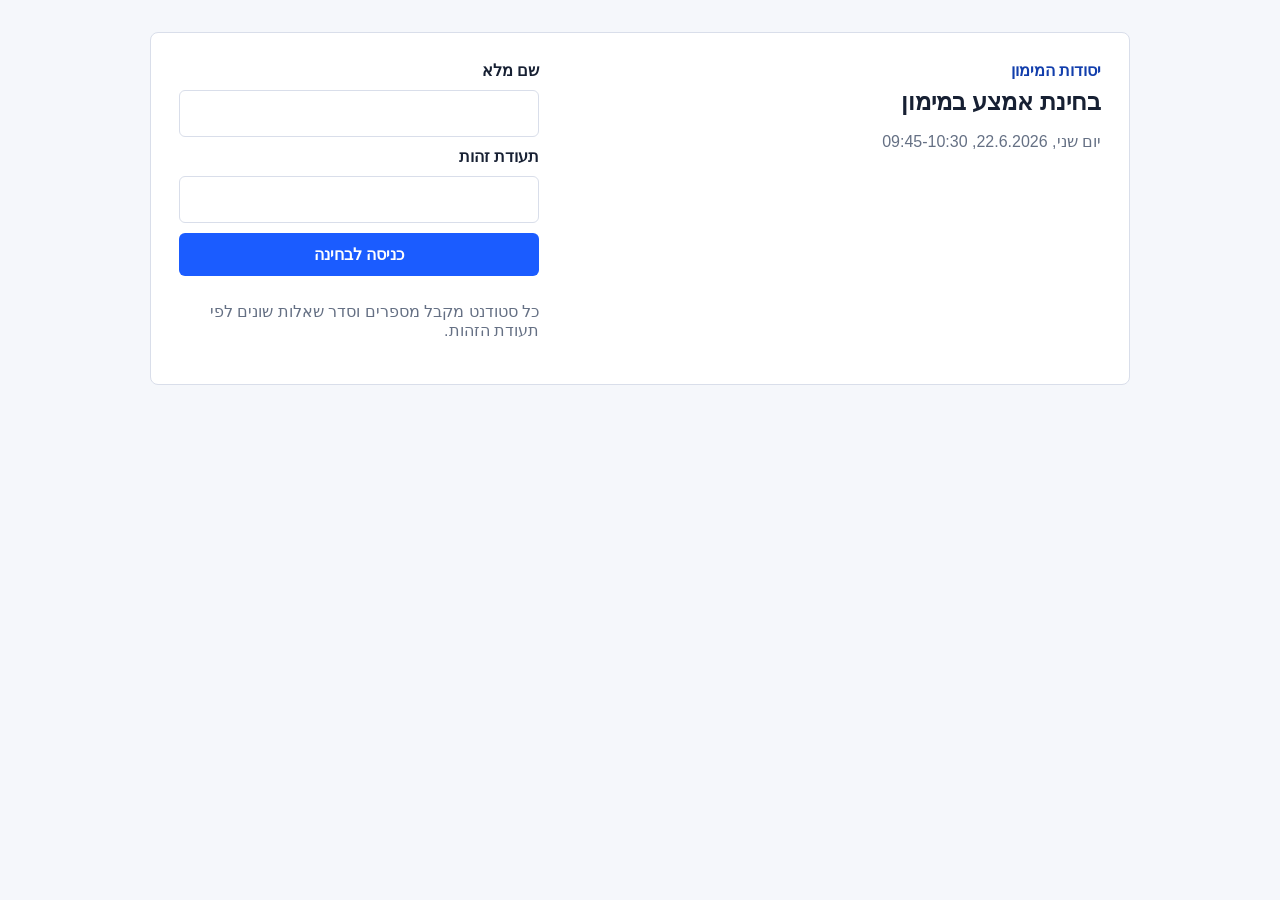
<file: index.html>
<!doctype html>
<html lang="he" dir="rtl">
<head>
  <meta charset="utf-8">
  <meta name="viewport" content="width=device-width, initial-scale=1">
  <title>בחינת אמצע במימון</title>
  <link rel="stylesheet" href="styles.css">
</head>
<body>
  <main class="shell">
    <section class="intro" id="intro">
      <div>
        <p class="eyebrow">יסודות המימון</p>
        <h1>בחינת אמצע במימון</h1>
        <p class="meta">22.6.2026, 09:45-10:30</p>
      </div>
      <form class="login" id="loginForm">
        <label for="studentName">שם מלא</label>
        <input id="studentName" name="studentName" autocomplete="off" required>

        <label for="studentId">תעודת זהות</label>
        <input id="studentId" name="studentId" inputmode="numeric" autocomplete="off" maxlength="10" required>

        <button type="submit">כניסה לבחינה</button>
        <p class="hint">כל סטודנט מקבל מספרים וסדר שאלות שונים לפי תעודת הזהות.</p>
      </form>
    </section>

    <section class="exam hidden" id="exam">
      <header class="examHeader">
        <div>
          <p class="eyebrow" id="courseName">בחינת אמצע במימון</p>
          <h2 id="studentTitle"></h2>
        </div>
        <div class="timer" id="timer">--:--</div>
      </header>
      <div class="notice" id="notice"></div>
      <form id="examForm" class="questions"></form>
      <div class="actions">
        <button type="button" id="submitExam">הגשת הבחינה</button>
      </div>
    </section>

    <section class="result hidden" id="result">
      <h2>הבחינה הוגשה</h2>
      <p id="resultText"></p>
      <button type="button" id="downloadReceipt">הורדת אישור הגשה</button>
    </section>
  </main>
  <script src="config.js"></script>
  <script src="app.js"></script>
</body>
</html>
</file>
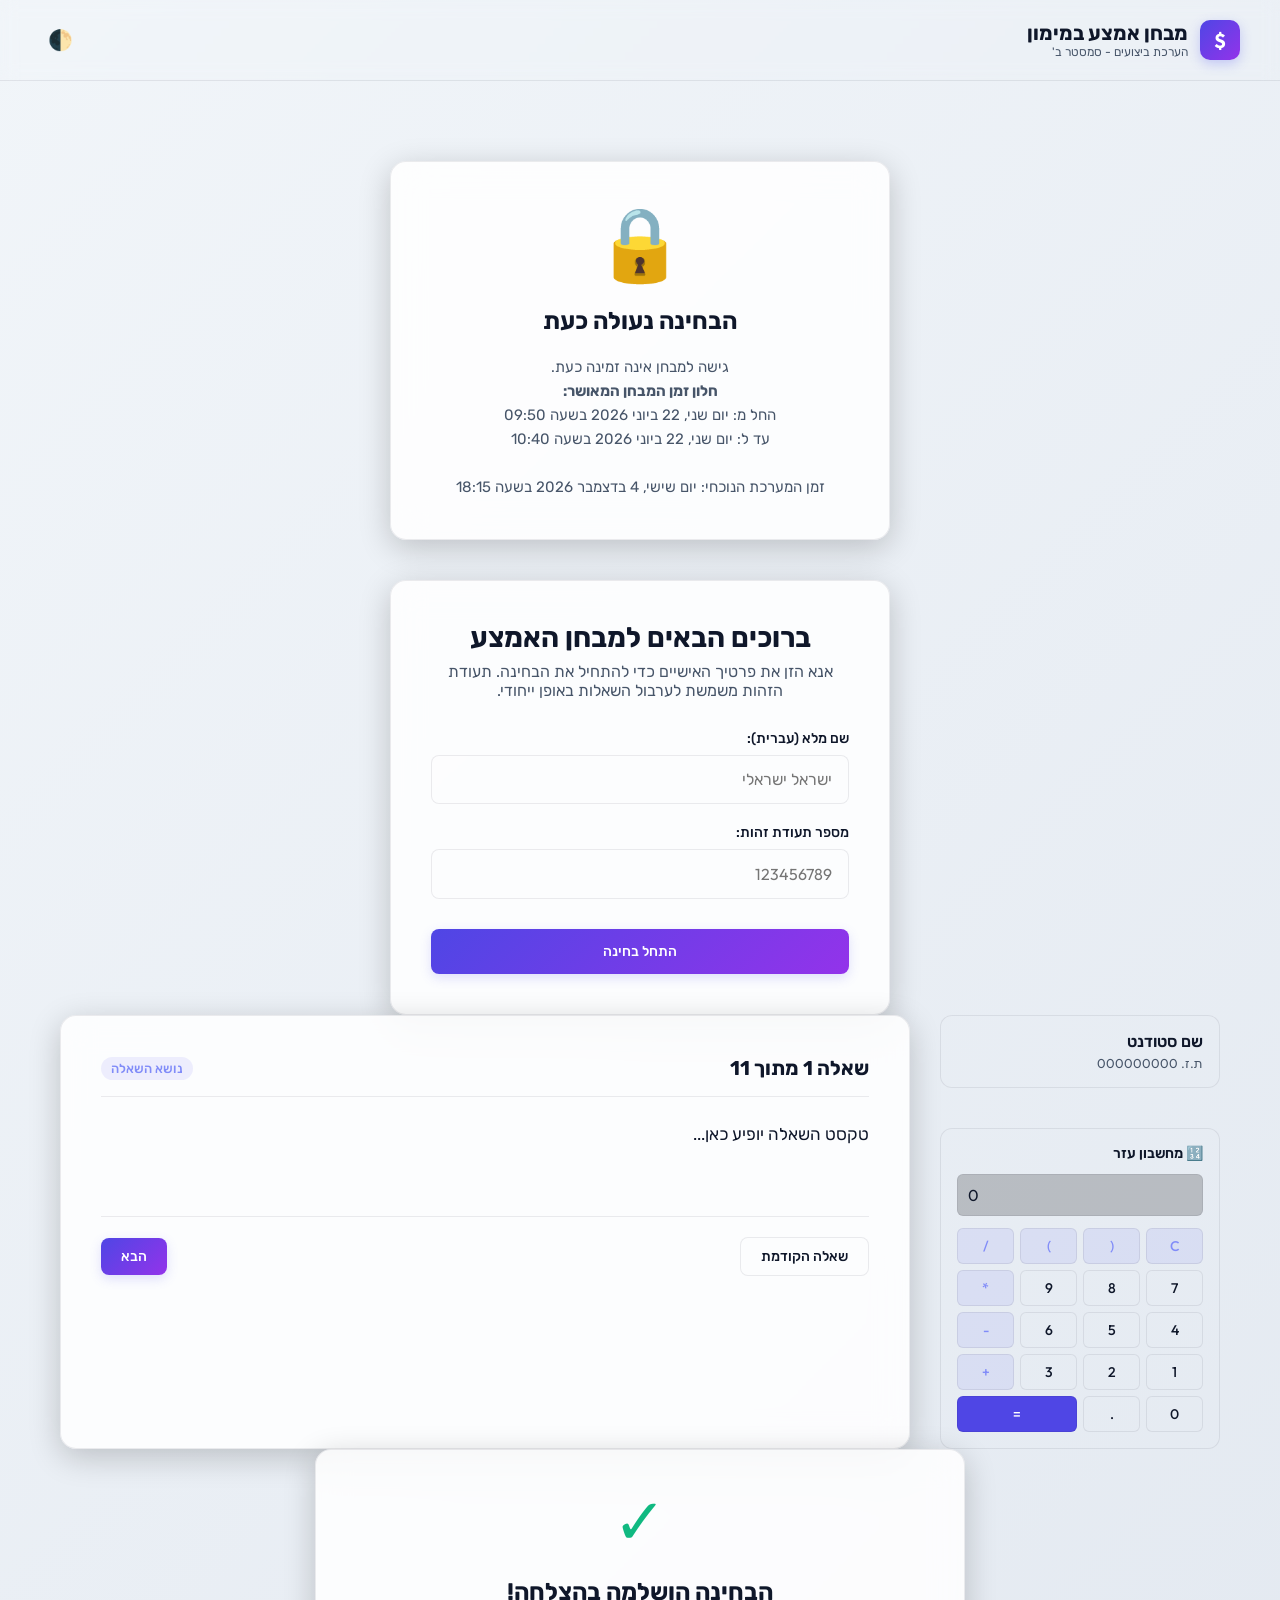
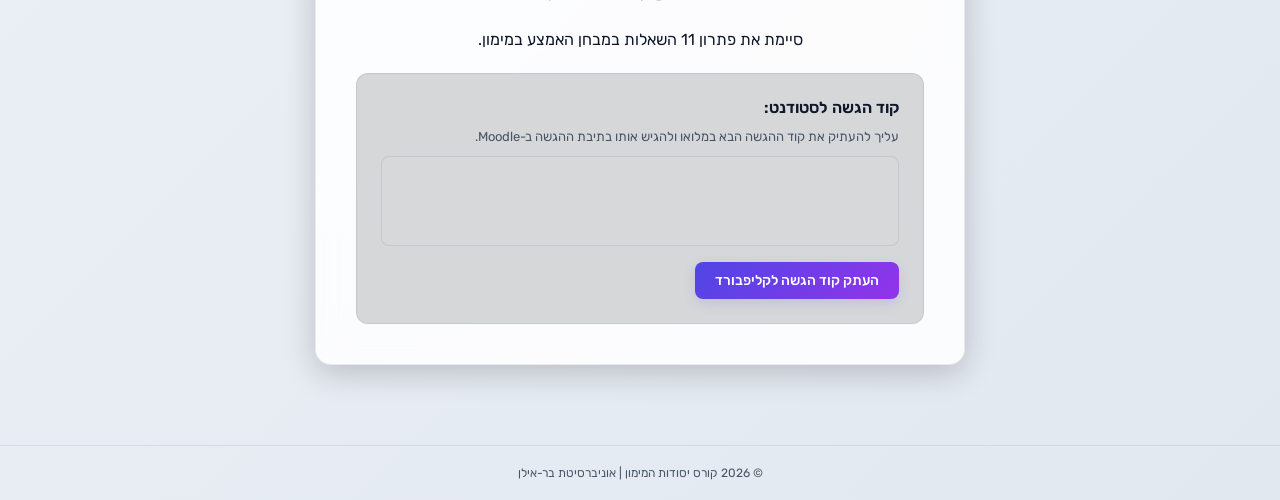
<file: finance-course-materials/index.html>
<!DOCTYPE html>
<html lang="he" dir="rtl">
<head>
    <meta charset="UTF-8">
    <meta name="viewport" content="width=device-width, initial-scale=1.0">
    <title>מבחן אמצע במימון - יסודות המימון</title>
    <!-- Google Fonts -->
    <link rel="preconnect" href="https://fonts.googleapis.com">
    <link rel="preconnect" href="https://fonts.gstatic.com" crossorigin>
    <link href="https://fonts.googleapis.com/css2?family=Outfit:wght@300;400;600;700&family=Rubik:wght@300;400;500;700&display=swap" rel="stylesheet">
    <style>
        :root {
            --bg-gradient: linear-gradient(135deg, #0f172a 0%, #1e1b4b 100%);
            --panel-bg: rgba(30, 41, 59, 0.7);
            --panel-border: rgba(255, 255, 255, 0.08);
            --text-primary: #f8fafc;
            --text-secondary: #94a3b8;
            --accent-primary: #6366f1;
            --accent-secondary: #a855f7;
            --success: #10b981;
            --danger: #ef4444;
            --warning: #f59e0b;
            --font-main: 'Rubik', sans-serif;
            --font-num: 'Outfit', sans-serif;
            --card-radius: 16px;
            --transition: all 0.3s cubic-bezier(0.4, 0, 0.2, 1);
        }

        body.light-theme {
            --bg-gradient: linear-gradient(135deg, #f1f5f9 0%, #e2e8f0 100%);
            --panel-bg: rgba(255, 255, 255, 0.85);
            --panel-border: rgba(15, 23, 42, 0.08);
            --text-primary: #0f172a;
            --text-secondary: #475569;
            --accent-primary: #4f46e5;
            --accent-secondary: #9333ea;
        }

        * {
            box-sizing: border-box;
            margin: 0;
            padding: 0;
        }

        body {
            font-family: var(--font-main);
            background: var(--bg-gradient);
            color: var(--text-primary);
            min-height: 100vh;
            display: flex;
            flex-direction: column;
            overflow-x: hidden;
            transition: background 0.5s ease;
        }

        header {
            padding: 20px 40px;
            display: flex;
            justify-content: space-between;
            align-items: center;
            border-bottom: 1px solid var(--panel-border);
            backdrop-filter: blur(8px);
            z-index: 10;
        }

        .logo-section {
            display: flex;
            align-items: center;
            gap: 12px;
        }

        .logo-icon {
            width: 40px;
            height: 40px;
            background: linear-gradient(135deg, var(--accent-primary), var(--accent-secondary));
            border-radius: 10px;
            display: flex;
            align-items: center;
            justify-content: center;
            font-family: var(--font-num);
            font-weight: 700;
            color: white;
            font-size: 20px;
            box-shadow: 0 4px 12px rgba(99, 102, 241, 0.3);
        }

        .logo-title h1 {
            font-size: 20px;
            font-weight: 700;
        }

        .logo-title p {
            font-size: 12px;
            color: var(--text-secondary);
        }

        .nav-controls {
            display: flex;
            align-items: center;
            gap: 16px;
        }

        .btn {
            padding: 10px 20px;
            border-radius: 8px;
            font-family: var(--font-main);
            font-weight: 500;
            cursor: pointer;
            transition: var(--transition);
            border: none;
            display: inline-flex;
            align-items: center;
            justify-content: center;
            gap: 8px;
            font-size: 14px;
        }

        .btn-primary {
            background: linear-gradient(135deg, var(--accent-primary), var(--accent-secondary));
            color: white;
            box-shadow: 0 4px 12px rgba(99, 102, 241, 0.2);
        }

        .btn-primary:hover {
            transform: translateY(-2px);
            box-shadow: 0 6px 16px rgba(99, 102, 241, 0.35);
        }

        .btn-secondary {
            background: rgba(255, 255, 255, 0.05);
            border: 1px solid var(--panel-border);
            color: var(--text-primary);
        }

        .btn-secondary:hover {
            background: rgba(255, 255, 255, 0.1);
            transform: translateY(-1px);
        }

        .theme-toggle {
            background: none;
            border: none;
            cursor: pointer;
            color: var(--text-primary);
            font-size: 20px;
            display: flex;
            align-items: center;
            justify-content: center;
            padding: 8px;
            border-radius: 50%;
            transition: var(--transition);
        }

        .theme-toggle:hover {
            background: rgba(255, 255, 255, 0.05);
        }

        main {
            flex: 1;
            padding: 40px 20px;
            max-width: 1200px;
            width: 100%;
            margin: 0 auto;
            display: flex;
            flex-direction: column;
            justify-content: center;
        }

        .glass-panel {
            background: var(--panel-bg);
            border: 1px solid var(--panel-border);
            border-radius: var(--card-radius);
            box-shadow: 0 8px 32px 0 rgba(0, 0, 0, 0.2);
            backdrop-filter: blur(16px);
            padding: 40px;
            width: 100%;
            transition: var(--transition);
        }

        .login-container {
            max-width: 500px;
            margin: 0 auto;
            text-align: center;
        }

        .login-container h2 {
            font-size: 28px;
            margin-bottom: 8px;
            font-weight: 700;
        }

        .login-container p {
            color: var(--text-secondary);
            margin-bottom: 30px;
        }

        .form-group {
            margin-bottom: 20px;
            text-align: right;
        }

        .form-group label {
            display: block;
            margin-bottom: 8px;
            font-weight: 500;
            font-size: 14px;
            color: var(--text-primary);
        }

        .form-input {
            width: 100%;
            padding: 14px 16px;
            border-radius: 8px;
            background: rgba(255, 255, 255, 0.03);
            border: 1px solid var(--panel-border);
            color: var(--text-primary);
            font-family: var(--font-main);
            font-size: 16px;
            transition: var(--transition);
        }

        .form-input:focus {
            outline: none;
            border-color: var(--accent-primary);
            background: rgba(255, 255, 255, 0.06);
            box-shadow: 0 0 0 3px rgba(99, 102, 241, 0.15);
        }

        .exam-layout {
            display: grid;
            grid-template-columns: 280px 1fr;
            gap: 30px;
        }

        @media (max-width: 900px) {
            .exam-layout {
                grid-template-columns: 1fr;
            }
        }

        .sidebar-nav {
            display: flex;
            flex-direction: column;
            gap: 20px;
        }

        .student-info-box {
            padding: 16px;
            background: rgba(255, 255, 255, 0.03);
            border: 1px solid var(--panel-border);
            border-radius: 12px;
        }

        .student-info-box h3 {
            font-size: 16px;
            font-weight: 600;
            margin-bottom: 4px;
        }

        .student-info-box p {
            font-size: 13px;
            color: var(--text-secondary);
            font-family: var(--font-num);
        }

        .question-grid {
            display: grid;
            grid-template-columns: repeat(4, 1fr);
            gap: 8px;
        }

        .q-nav-btn {
            aspect-ratio: 1;
            border-radius: 8px;
            background: rgba(255, 255, 255, 0.03);
            border: 1px solid var(--panel-border);
            color: var(--text-primary);
            font-family: var(--font-num);
            font-weight: 600;
            font-size: 14px;
            cursor: pointer;
            transition: var(--transition);
            display: flex;
            align-items: center;
            justify-content: center;
        }

        .q-nav-btn:hover {
            background: rgba(255, 255, 255, 0.08);
            border-color: var(--text-secondary);
        }

        .q-nav-btn.active {
            background: var(--accent-primary);
            border-color: var(--accent-primary);
            color: white;
            box-shadow: 0 4px 12px rgba(99, 102, 241, 0.2);
        }

        .q-nav-btn.answered {
            background: rgba(99, 102, 241, 0.15);
            border-color: rgba(99, 102, 241, 0.4);
        }

        .calc-widget {
            padding: 16px;
            background: rgba(255, 255, 255, 0.03);
            border: 1px solid var(--panel-border);
            border-radius: 12px;
            display: flex;
            flex-direction: column;
            gap: 12px;
        }

        .calc-widget h4 {
            font-size: 14px;
            font-weight: 600;
            color: var(--text-primary);
            display: flex;
            align-items: center;
            gap: 6px;
        }

        .calc-display {
            background: rgba(0, 0, 0, 0.2);
            border: 1px solid var(--panel-border);
            border-radius: 6px;
            padding: 10px;
            text-align: left;
            font-family: var(--font-num);
            font-size: 16px;
            min-height: 40px;
            word-wrap: break-word;
            display: flex;
            align-items: center;
            justify-content: flex-end;
        }

        .calc-grid {
            display: grid;
            grid-template-columns: repeat(4, 1fr);
            gap: 6px;
        }

        .calc-btn {
            padding: 8px;
            border-radius: 6px;
            border: 1px solid var(--panel-border);
            background: rgba(255, 255, 255, 0.02);
            color: var(--text-primary);
            font-family: var(--font-num);
            font-weight: 500;
            font-size: 14px;
            cursor: pointer;
            transition: var(--transition);
        }

        .calc-btn:hover {
            background: rgba(255, 255, 255, 0.08);
        }

        .calc-btn.op {
            background: rgba(99, 102, 241, 0.1);
            color: #818cf8;
        }

        .calc-btn.eq {
            background: var(--accent-primary);
            color: white;
            grid-column: span 2;
        }

        .question-card {
            display: flex;
            flex-direction: column;
            gap: 24px;
        }

        .q-header {
            display: flex;
            justify-content: space-between;
            align-items: center;
            border-bottom: 1px solid var(--panel-border);
            padding-bottom: 16px;
        }

        .q-title {
            font-size: 20px;
            font-weight: 700;
        }

        .q-topic {
            font-size: 13px;
            padding: 4px 10px;
            border-radius: 12px;
            background: rgba(99, 102, 241, 0.1);
            color: #818cf8;
            font-weight: 500;
        }

        .q-text {
            font-size: 17px;
            line-height: 1.6;
        }

        .q-text code {
            font-family: var(--font-num);
            background: rgba(255, 255, 255, 0.05);
            padding: 2px 6px;
            border-radius: 4px;
            font-size: 90%;
            direction: ltr;
            display: inline-block;
        }

        .options-list {
            display: flex;
            flex-direction: column;
            gap: 12px;
        }

        .option-item {
            display: flex;
            align-items: center;
            padding: 16px;
            border-radius: 10px;
            background: rgba(255, 255, 255, 0.02);
            border: 1px solid var(--panel-border);
            cursor: pointer;
            transition: var(--transition);
            position: relative;
        }

        .option-item:hover {
            background: rgba(255, 255, 255, 0.05);
            border-color: var(--accent-primary);
        }

        .option-item.selected {
            background: rgba(99, 102, 241, 0.08);
            border-color: var(--accent-primary);
            box-shadow: 0 0 0 1px var(--accent-primary);
        }

        .option-radio {
            margin-left: 14px;
            width: 20px;
            height: 20px;
            border-radius: 50%;
            border: 2px solid var(--text-secondary);
            display: flex;
            align-items: center;
            justify-content: center;
            transition: var(--transition);
            flex-shrink: 0;
        }

        .option-item.selected .option-radio {
            border-color: var(--accent-primary);
        }

        .option-item.selected .option-radio::after {
            content: '';
            width: 10px;
            height: 10px;
            border-radius: 50%;
            background: var(--accent-primary);
        }

        .option-label {
            font-size: 16px;
            font-family: var(--font-num);
            font-weight: 500;
            direction: ltr;
            text-align: right;
            width: 100%;
        }

        .navigation-row {
            display: flex;
            justify-content: space-between;
            align-items: center;
            margin-top: 20px;
            border-top: 1px solid var(--panel-border);
            padding-top: 20px;
        }

        .success-panel {
            text-align: center;
            max-width: 650px;
            margin: 0 auto;
            display: flex;
            flex-direction: column;
            gap: 24px;
        }

        .success-icon {
            font-size: 64px;
            color: var(--success);
            line-height: 1;
        }

        .token-container {
            background: rgba(0, 0, 0, 0.15);
            border: 1px solid var(--panel-border);
            border-radius: 12px;
            padding: 24px;
            text-align: right;
        }

        .token-container h3 {
            font-size: 16px;
            margin-bottom: 12px;
            font-weight: 600;
        }

        .token-text {
            width: 100%;
            height: 90px;
            background: rgba(255, 255, 255, 0.02);
            border: 1px solid var(--panel-border);
            border-radius: 8px;
            padding: 12px;
            font-family: var(--font-num);
            font-size: 13px;
            color: var(--text-primary);
            resize: none;
            margin-bottom: 12px;
            word-break: break-all;
        }

        .lock-container {
            max-width: 500px;
            margin: 40px auto;
            text-align: center;
            display: flex;
            flex-direction: column;
            gap: 20px;
        }

        .lock-icon {
            font-size: 72px;
            color: var(--danger);
        }

        footer {
            padding: 20px;
            text-align: center;
            font-size: 12px;
            color: var(--text-secondary);
            border-top: 1px solid var(--panel-border);
            margin-top: 40px;
        }
    </style>
</head>
<body>

    <header>
        <div class="logo-section">
            <div class="logo-icon">$</div>
            <div class="logo-title">
                <h1>מבחן אמצע במימון</h1>
                <p>הערכת ביצועים - סמסטר ב'</p>
            </div>
        </div>
        <div class="nav-controls">
            <button class="theme-toggle" onclick="toggleTheme()" aria-label="Toggle Theme">🌓</button>
        </div>
    </header>

    <main>
        <!-- TIME WINDOW LOCKED VIEW -->
        <div id="lockScreen" class="glass-panel lock-container hidden">
            <div class="lock-icon">🔒</div>
            <h2 style="font-size: 24px; font-weight: 700;">הבחינה נעולה כעת</h2>
            <p id="lockMessage" style="color: var(--text-secondary); font-size: 15px; line-height: 1.6;">
                גישה למבחן אינה זמינה כעת. 
            </p>
        </div>

        <!-- EXAM ACTIVE FLOW -->
        <section id="studentFlow">
            <!-- 1. LOGIN SCREEN -->
            <div id="loginScreen" class="glass-panel login-container">
                <h2>ברוכים הבאים למבחן האמצע</h2>
                <p>אנא הזן את פרטיך האישיים כדי להתחיל את הבחינה. תעודת הזהות משמשת לערבול השאלות באופן ייחודי.</p>
                
                <form id="loginForm" onsubmit="startExam(event)">
                    <div class="form-group">
                        <label for="studentName">שם מלא (עברית):</label>
                        <input type="text" id="studentName" class="form-input" required placeholder="ישראל ישראלי">
                    </div>
                    <div class="form-group">
                        <label for="studentId">מספר תעודת זהות:</label>
                        <input type="text" id="studentId" class="form-input" required pattern="[0-9]{8,9}" placeholder="123456789" style="font-family: var(--font-num); direction: ltr; text-align: right;">
                    </div>
                    <button type="submit" class="btn btn-primary" style="width: 100%; padding: 14px; margin-top: 10px;">התחל בחינה</button>
                </form>
            </div>

            <!-- 2. EXAM ACTIVE SCREEN -->
            <div id="examScreen" class="exam-layout hidden">
                <!-- Sidebar Controls -->
                <aside class="sidebar-nav">
                    <div class="student-info-box">
                        <h3 id="displayStudentName">שם סטודנט</h3>
                        <p id="displayStudentId">ת.ז. 000000000</p>
                    </div>

                    <div class="question-grid" id="navGrid"></div>

                    <!-- Calculator Utility -->
                    <div class="calc-widget">
                        <h4>🔢 מחשבון עזר</h4>
                        <div class="calc-display" id="calcDisplay">0</div>
                        <div class="calc-grid">
                            <button class="calc-btn op" onclick="pressCalc('C')">C</button>
                            <button class="calc-btn op" onclick="pressCalc('(')">(</button>
                            <button class="calc-btn op" onclick="pressCalc(')')">)</button>
                            <button class="calc-btn op" onclick="pressCalc('/')">/</button>
                            <button class="calc-btn" onclick="pressCalc('7')">7</button>
                            <button class="calc-btn" onclick="pressCalc('8')">8</button>
                            <button class="calc-btn" onclick="pressCalc('9')">9</button>
                            <button class="calc-btn op" onclick="pressCalc('*')">*</button>
                            <button class="calc-btn" onclick="pressCalc('4')">4</button>
                            <button class="calc-btn" onclick="pressCalc('5')">5</button>
                            <button class="calc-btn" onclick="pressCalc('6')">6</button>
                            <button class="calc-btn op" onclick="pressCalc('-')">-</button>
                            <button class="calc-btn" onclick="pressCalc('1')">1</button>
                            <button class="calc-btn" onclick="pressCalc('2')">2</button>
                            <button class="calc-btn" onclick="pressCalc('3')">3</button>
                            <button class="calc-btn op" onclick="pressCalc('+')">+</button>
                            <button class="calc-btn" onclick="pressCalc('0')">0</button>
                            <button class="calc-btn" onclick="pressCalc('.')">.</button>
                            <button class="calc-btn eq" onclick="pressCalc('=')">=</button>
                        </div>
                    </div>
                </aside>

                <!-- Active Question Viewer -->
                <div class="glass-panel">
                    <div class="question-card">
                        <div class="q-header">
                            <div class="q-title" id="qNumber">שאלה 1 מתוך 11</div>
                            <div class="q-topic" id="qTopic">נושא השאלה</div>
                        </div>
                        <div class="q-text" id="qText">טקסט השאלה יופיע כאן...</div>
                        
                        <div class="options-list" id="optionsList"></div>

                        <div class="navigation-row">
                            <button class="btn btn-secondary" id="prevBtn" onclick="prevQuestion()">שאלה הקודמת</button>
                            <button class="btn btn-primary" id="nextBtn" onclick="nextQuestion()">הבא</button>
                        </div>
                    </div>
                </div>
            </div>

            <!-- 3. EXAM SUCCESS SCREEN -->
            <div id="successScreen" class="glass-panel success-panel hidden">
                <div class="success-icon">✓</div>
                <h2>הבחינה הושלמה בהצלחה!</h2>
                <p>סיימת את פתרון 11 השאלות במבחן האמצע במימון.</p>

                <div class="token-container">
                    <h3>קוד הגשה לסטודנט:</h3>
                    <p style="color: var(--text-secondary); font-size: 13px; margin-bottom: 12px;">
                        עליך להעתיק את קוד ההגשה הבא במלואו ולהגיש אותו בתיבת ההגשה ב-Moodle.
                    </p>
                    <textarea class="token-text" id="tokenText" readonly onclick="this.select()"></textarea>
                    <button class="btn btn-primary" onclick="copyToken()">העתק קוד הגשה לקליפבורד</button>
                    <span id="copyFeedback" style="color: var(--success); font-size: 13px; margin-right: 12px; font-weight: 500; display: none;">הועתק!</span>
                </div>
            </div>
        </section>
    </main>

    <footer>
        <p>© 2026 קורס יסודות המימון | אוניברסיטת בר-אילן</p>
    </footer>

    <script src="questions.js"></script>
    <script>
        // ==========================================
        // הגדרות חלון זמן למבחן (שנה, חודש 0-11, יום, שעות, דקות)
        // ==========================================
        const EXAM_CONFIG = {
            useTimeWindow: true, // שנה ל-true כדי לחסום כניסה מחוץ לטווח שעות מסוים
            start: new Date(2026, 5, 22, 9, 50, 0), // 22 ביוני 2026 בשעה 09:50
            end: new Date(2026, 5, 22, 10, 40, 0),   // 22 ביוני 2026 בשעה 10:40
            appsScriptUrl: "https://script.google.com/macros/s/AKfycbyyqRyjZC2mso8fB94WdHe9I7RAj2cZtXHO_7Grm9xsekXSdrTbH9zdyaZq2BfhKP74/exec" // הדבק כאן את כתובת ה-Web App של Google Sheets לשמירה אוטומטית של קודי הגשה
        };

        let currentStudent = { name: '', id: '' };
        let examQuestions = [];
        let studentAnswers = [];
        let currentQuestionIdx = 0;
        let calcVal = '';

        // Initialize theme from system preference
        if (window.matchMedia && window.matchMedia('(prefers-color-scheme: light)').matches) {
            document.body.classList.add('light-theme');
        }

        function toggleTheme() {
            document.body.classList.toggle('light-theme');
        }

        // Validate time window immediately on load
        window.addEventListener('DOMContentLoaded', validateTimeWindow);

        async function validateTimeWindow() {
            if (!EXAM_CONFIG.useTimeWindow) return;

            let currentTime = new Date();

            try {
                const response = await fetch('https://worldtimeapi.org/api/timezone/Asia/Jerusalem', { timeout: 3000 });
                if (response.ok) {
                    const data = await response.json();
                    currentTime = new Date(data.datetime);
                }
            } catch (err) {
                console.log("Could not contact world time API. Falling back to local system clock.");
            }

            const startTime = EXAM_CONFIG.start;
            const endTime = EXAM_CONFIG.end;

            if (currentTime < startTime || currentTime > endTime) {
                document.getElementById('studentFlow').classList.add('hidden');
                const lockScreen = document.getElementById('lockScreen');
                const lockMessage = document.getElementById('lockMessage');
                lockScreen.classList.remove('hidden');

                const formatOptions = { weekday: 'long', year: 'numeric', month: 'long', day: 'numeric', hour: '2-digit', minute: '2-digit' };
                lockMessage.innerHTML = `
                    גישה למבחן אינה זמינה כעת.<br/>
                    <strong>חלון זמן המבחן המאושר:</strong><br/>
                    החל מ: ${startTime.toLocaleString('he-IL', formatOptions)}<br/>
                    עד ל: ${endTime.toLocaleString('he-IL', formatOptions)}<br/><br/>
                    זמן המערכת הנוכחי: ${currentTime.toLocaleString('he-IL', formatOptions)}
                `;
            }
        }

        function startExam(e) {
            e.preventDefault();
            const name = document.getElementById('studentName').value.trim();
            const id = document.getElementById('studentId').value.trim();

            if (!name || id.length < 8) {
                alert("אנא הזן שם מלא ותעודת זהות תקנית.");
                return;
            }

            currentStudent = { name, id };
            document.getElementById('displayStudentName').textContent = name;
            document.getElementById('displayStudentId').textContent = "ת.ז. " + id;

            // Generate questions (passing includeAnswers = false for absolute safety)
            examQuestions = window.FinanceExam.generateExam(id, false);
            studentAnswers = new Array(examQuestions.length).fill(null);
            currentQuestionIdx = 0;

            document.getElementById('loginScreen').classList.add('hidden');
            document.getElementById('examScreen').classList.remove('hidden');

            renderNavGrid();
            renderQuestion();
        }

        function renderNavGrid() {
            const grid = document.getElementById('navGrid');
            grid.innerHTML = '';
            examQuestions.forEach((q, idx) => {
                const btn = document.createElement('button');
                btn.className = `q-nav-btn ${idx === currentQuestionIdx ? 'active' : ''} ${studentAnswers[idx] !== null ? 'answered' : ''}`;
                btn.textContent = q.id;
                btn.onclick = () => jumpToQuestion(idx);
                grid.appendChild(btn);
            });
        }

        function renderQuestion() {
            const q = examQuestions[currentQuestionIdx];
            document.getElementById('qNumber').textContent = `שאלה ${q.id} מתוך ${examQuestions.length}`;
            document.getElementById('qTopic').textContent = q.topic;
            document.getElementById('qText').innerHTML = q.text;

            const list = document.getElementById('optionsList');
            list.innerHTML = '';
            q.choices.forEach((choice, idx) => {
                const item = document.createElement('div');
                item.className = `option-item ${studentAnswers[currentQuestionIdx] === idx ? 'selected' : ''}`;
                item.onclick = () => selectOption(idx);

                const radio = document.createElement('div');
                radio.className = 'option-radio';

                const label = document.createElement('span');
                label.className = 'option-label';
                label.textContent = choice;

                item.appendChild(radio);
                item.appendChild(label);
                list.appendChild(item);
            });

            const prevBtn = document.getElementById('prevBtn');
            const nextBtn = document.getElementById('nextBtn');
            
            if (currentQuestionIdx === 0) {
                prevBtn.setAttribute('disabled', 'true');
                prevBtn.style.opacity = '0.5';
            } else {
                prevBtn.removeAttribute('disabled');
                prevBtn.style.opacity = '1';
            }

            if (currentQuestionIdx === examQuestions.length - 1) {
                nextBtn.textContent = "סיים והגש";
                nextBtn.classList.remove('btn-primary');
                nextBtn.classList.add('btn-success');
                nextBtn.style.background = 'var(--success)';
            } else {
                nextBtn.textContent = "שאלה הבאה";
                nextBtn.style.background = '';
                nextBtn.classList.remove('btn-success');
                nextBtn.classList.add('btn-primary');
            }
        }

        // ----------------------------------------------------
        // CALCULATION LOGIC
        // ----------------------------------------------------
        function selectOption(idx) {
            studentAnswers[currentQuestionIdx] = idx;
            renderNavGrid();
            renderQuestion();
        }

        function jumpToQuestion(idx) {
            currentQuestionIdx = idx;
            renderNavGrid();
            renderQuestion();
        }

        function prevQuestion() {
            if (currentQuestionIdx > 0) {
                currentQuestionIdx--;
                renderNavGrid();
                renderQuestion();
            }
        }

        function nextQuestion() {
            if (currentQuestionIdx === examQuestions.length - 1) {
                if (studentAnswers.includes(null)) {
                    const unanswered = studentAnswers.map((a, i) => a === null ? i + 1 : null).filter(x => x !== null);
                    const confirmSubmit = confirm(`שים לב! לא ענית על השאלות הבאות: ${unanswered.join(', ')}. האם אתה בטוח שברצונך להגיש?`);
                    if (!confirmSubmit) return;
                } else {
                    const confirmSubmit = confirm("האם אתה בטוח שברצונך להגיש את המבחן?");
                    if (!confirmSubmit) return;
                }
                submitExam();
            } else {
                currentQuestionIdx++;
                renderNavGrid();
                renderQuestion();
            }
        }

        function submitExam() {
            // Package student answers (without grade keys!)
            const submissionData = {
                id: currentStudent.id,
                name: currentStudent.name,
                answers: studentAnswers,
                timestamp: Date.now()
            };

            const jsonStr = JSON.stringify(submissionData);
            const base64Code = btoa(encodeURIComponent(jsonStr).replace(/%([0-9A-F]{2})/g, (match, p1) => {
                return String.fromCharCode(parseInt(p1, 16));
            }));

            document.getElementById('examScreen').classList.add('hidden');
            document.getElementById('successScreen').classList.remove('hidden');
            document.getElementById('tokenText').value = base64Code;

            // Auto-submit to Google Sheets
            if (EXAM_CONFIG.appsScriptUrl) {
                const statusMsg = document.createElement('p');
                statusMsg.id = 'sheetSubmitStatus';
                statusMsg.style.fontSize = '13px';
                statusMsg.style.marginTop = '12px';
                statusMsg.style.fontWeight = '500';
                statusMsg.style.color = 'var(--text-secondary)';
                statusMsg.textContent = 'שומר את תשובותיך בגיליון Google Sheets...';
                document.querySelector('.token-container').appendChild(statusMsg);

                fetch(EXAM_CONFIG.appsScriptUrl, {
                    method: 'POST',
                    mode: 'no-cors',
                    headers: {
                        'Content-Type': 'application/json'
                    },
                    body: JSON.stringify({
                        id: currentStudent.id,
                        name: currentStudent.name,
                        code: base64Code,
                        timestamp: Date.now()
                    })
                }).then(() => {
                    statusMsg.style.color = 'var(--success)';
                    statusMsg.textContent = '✓ תשובותיך נשמרו בגיליון בהצלחה!';
                }).catch(err => {
                    statusMsg.style.color = 'var(--danger)';
                    statusMsg.textContent = '⚠ שגיאה בשמירה אוטומטית בגיליון. אנא העתק את קוד ההגשה ידנית.';
                    console.error(err);
                });
            }
        }

        function copyToken() {
            const textarea = document.getElementById('tokenText');
            textarea.select();
            document.execCommand('copy');
            
            const feedback = document.getElementById('copyFeedback');
            feedback.style.display = 'inline';
            setTimeout(() => {
                feedback.style.display = 'none';
            }, 2000);
        }

        function pressCalc(char) {
            const display = document.getElementById('calcDisplay');
            if (char === 'C') {
                calcVal = '';
                display.textContent = '0';
            } else if (char === '=') {
                try {
                    let sanitized = calcVal.replace(/[^0-9+\-*/().]/g, '');
                    let res = Function(`"use strict"; return (${sanitized})`)();
                    if (res === undefined || isNaN(res)) {
                        display.textContent = 'Error';
                    } else {
                        display.textContent = Math.round(res * 10000) / 10000;
                        calcVal = display.textContent;
                    }
                } catch (err) {
                    display.textContent = 'Error';
                }
            } else {
                calcVal += char;
                display.textContent = calcVal;
            }
        }
    </script>
</body>
</html>
</file>
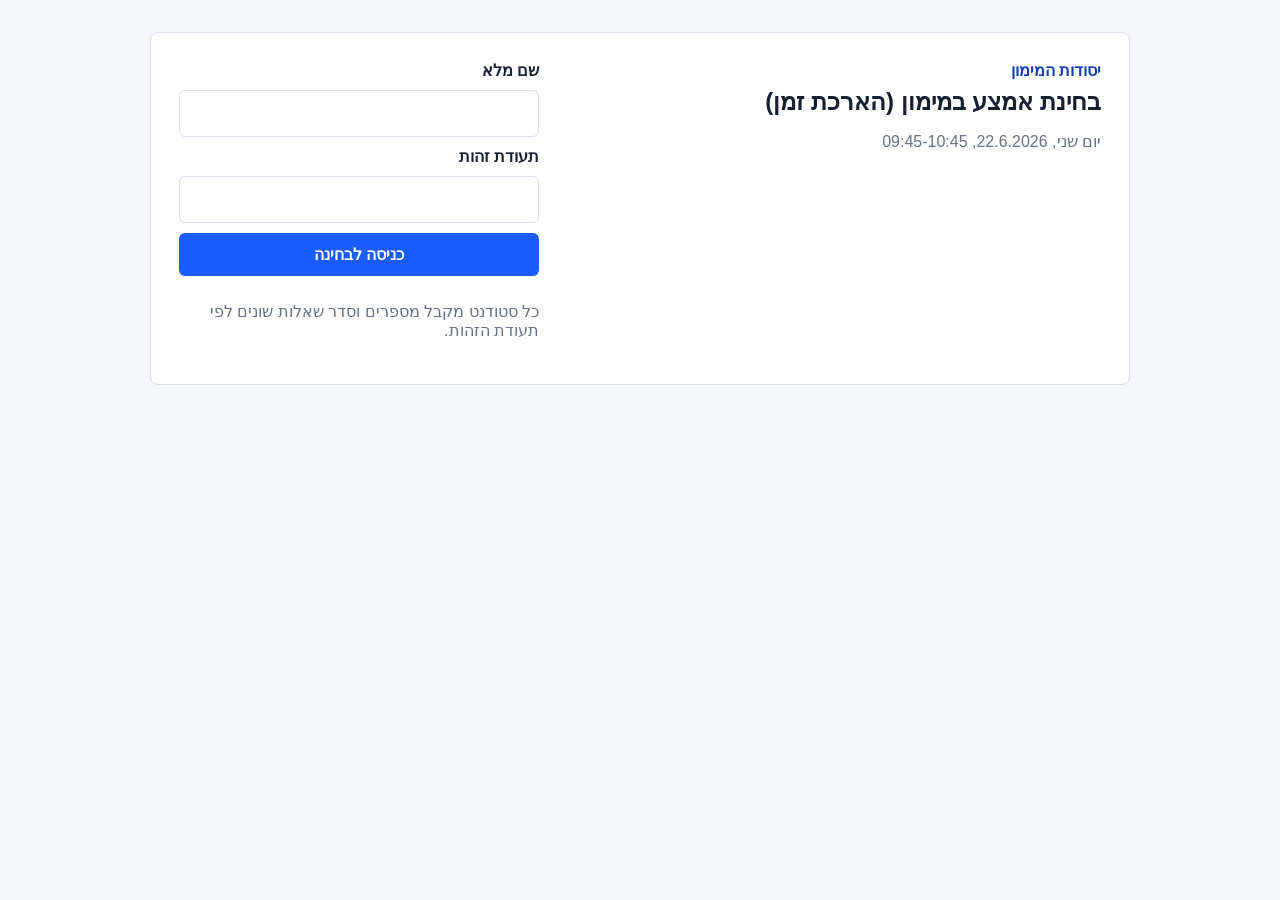
<file: index-extra.html>
<!doctype html>
<html lang="he" dir="rtl">
<head>
  <meta charset="utf-8">
  <meta name="viewport" content="width=device-width, initial-scale=1">
  <title>בחינת אמצע במימון - הארכת זמן</title>
  <link rel="stylesheet" href="styles.css">
</head>
<body>
  <main class="shell">
    <section class="intro" id="intro">
      <div>
        <p class="eyebrow">יסודות המימון</p>
        <h1>בחינת אמצע במימון (הארכת זמן)</h1>
        <p class="meta">22.6.2026, 09:45-10:45</p>
      </div>
      <form class="login" id="loginForm">
        <label for="studentName">שם מלא</label>
        <input id="studentName" name="studentName" autocomplete="off" required>

        <label for="studentId">תעודת זהות</label>
        <input id="studentId" name="studentId" inputmode="numeric" autocomplete="off" maxlength="10" required>

        <button type="submit">כניסה לבחינה</button>
        <p class="hint">כל סטודנט מקבל מספרים וסדר שאלות שונים לפי תעודת הזהות.</p>
      </form>
    </section>

    <section class="exam hidden" id="exam">
      <header class="examHeader">
        <div>
          <p class="eyebrow" id="courseName">בחינת אמצע במימון (הארכת זמן)</p>
          <h2 id="studentTitle"></h2>
        </div>
        <div class="timer" id="timer">--:--</div>
      </header>
      <div class="notice" id="notice"></div>
      <form id="examForm" class="questions"></form>
      <div class="actions">
        <button type="button" id="submitExam">הגשת הבחינה</button>
      </div>
    </section>

    <section class="result hidden" id="result">
      <h2>הבחינה הוגשה</h2>
      <p id="resultText"></p>
      <button type="button" id="downloadReceipt">הורדת אישור הגשה</button>
    </section>
  </main>
  <script src="config-extra.js"></script>
  <script src="app.js"></script>
</body>
</html>
</file>
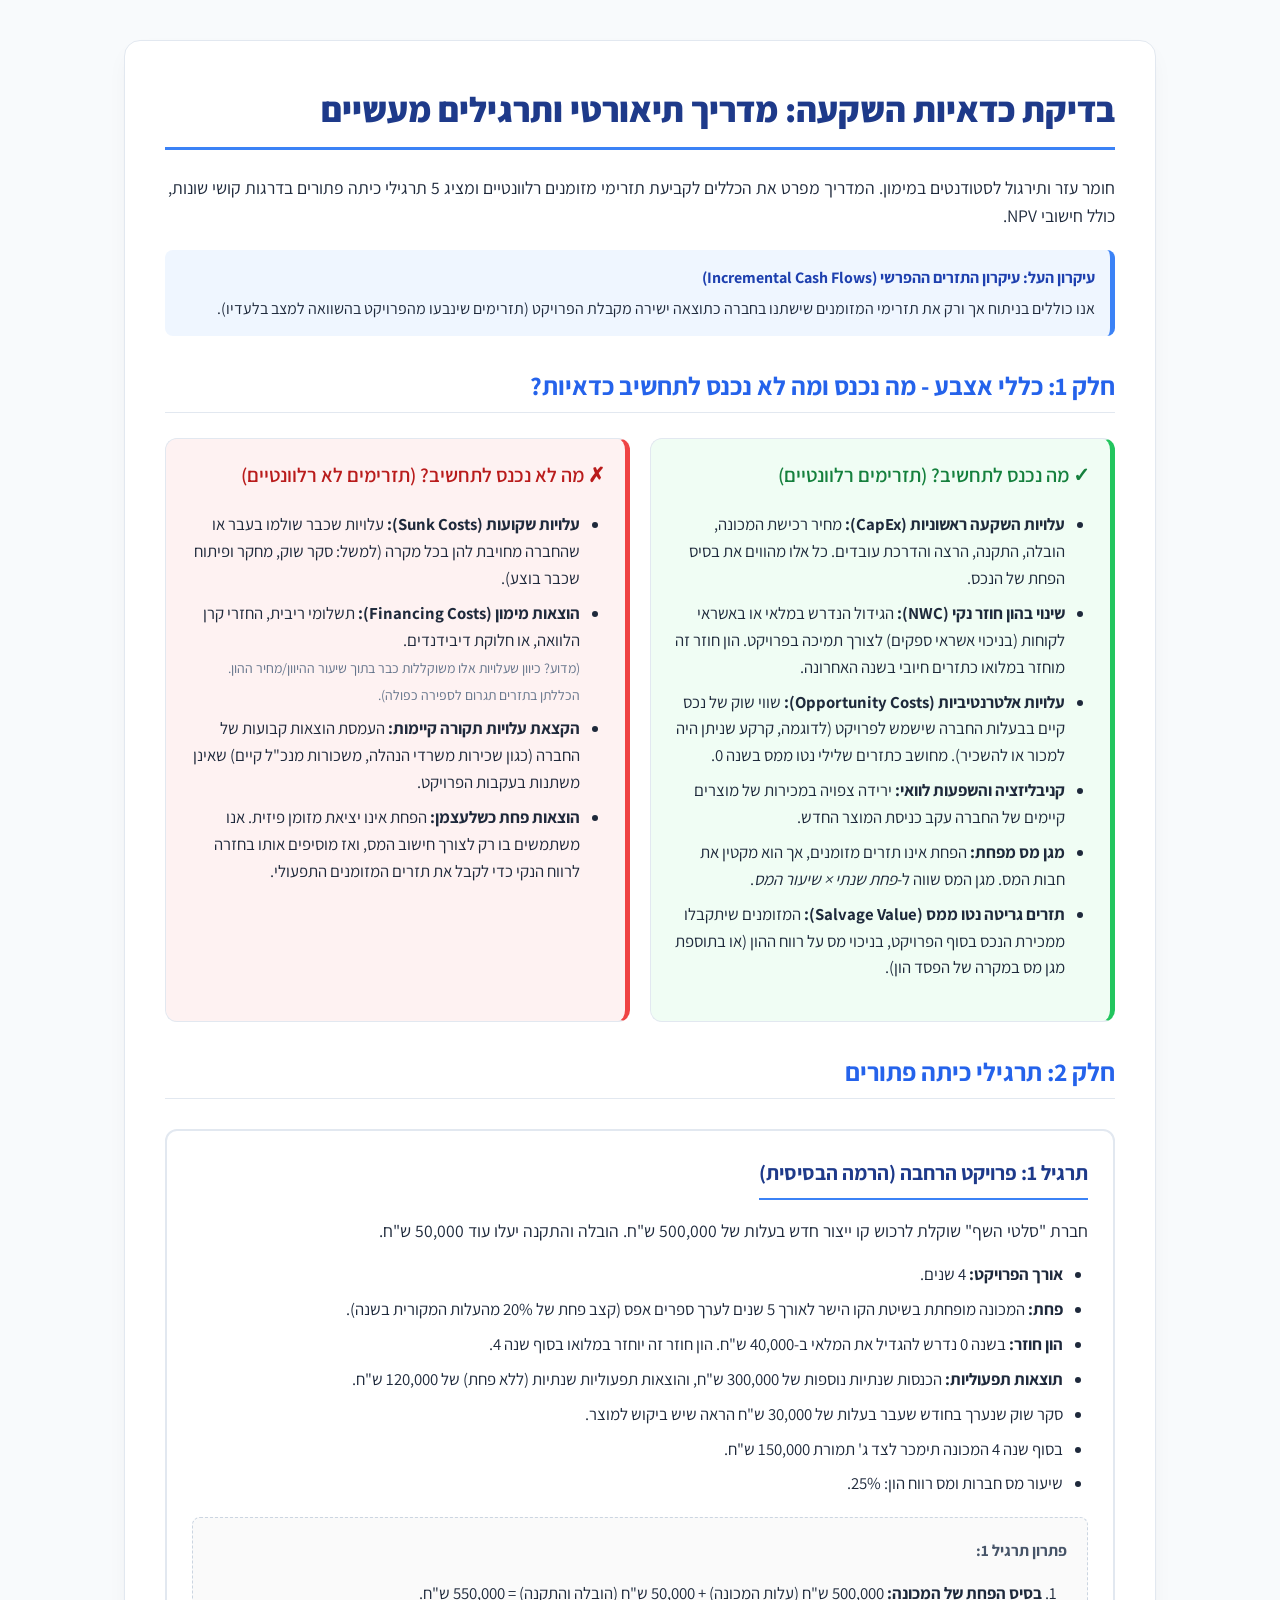
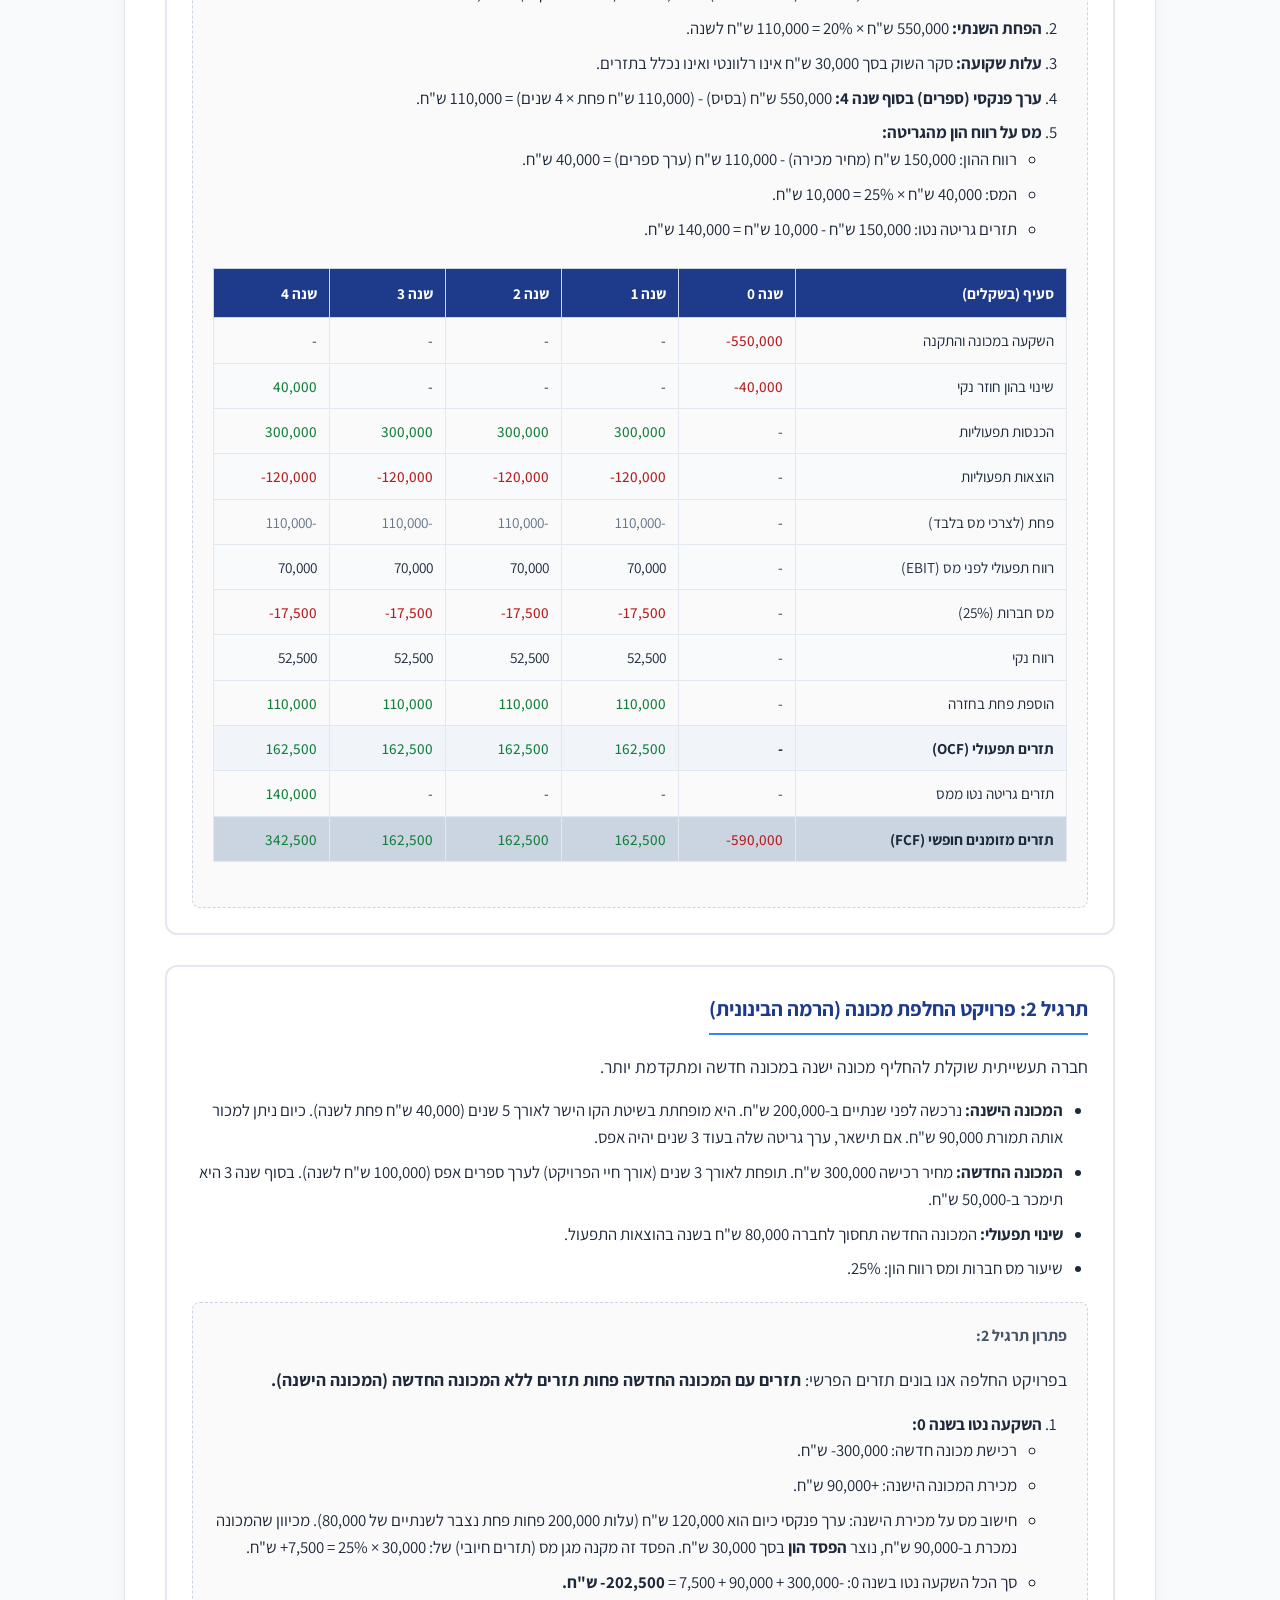
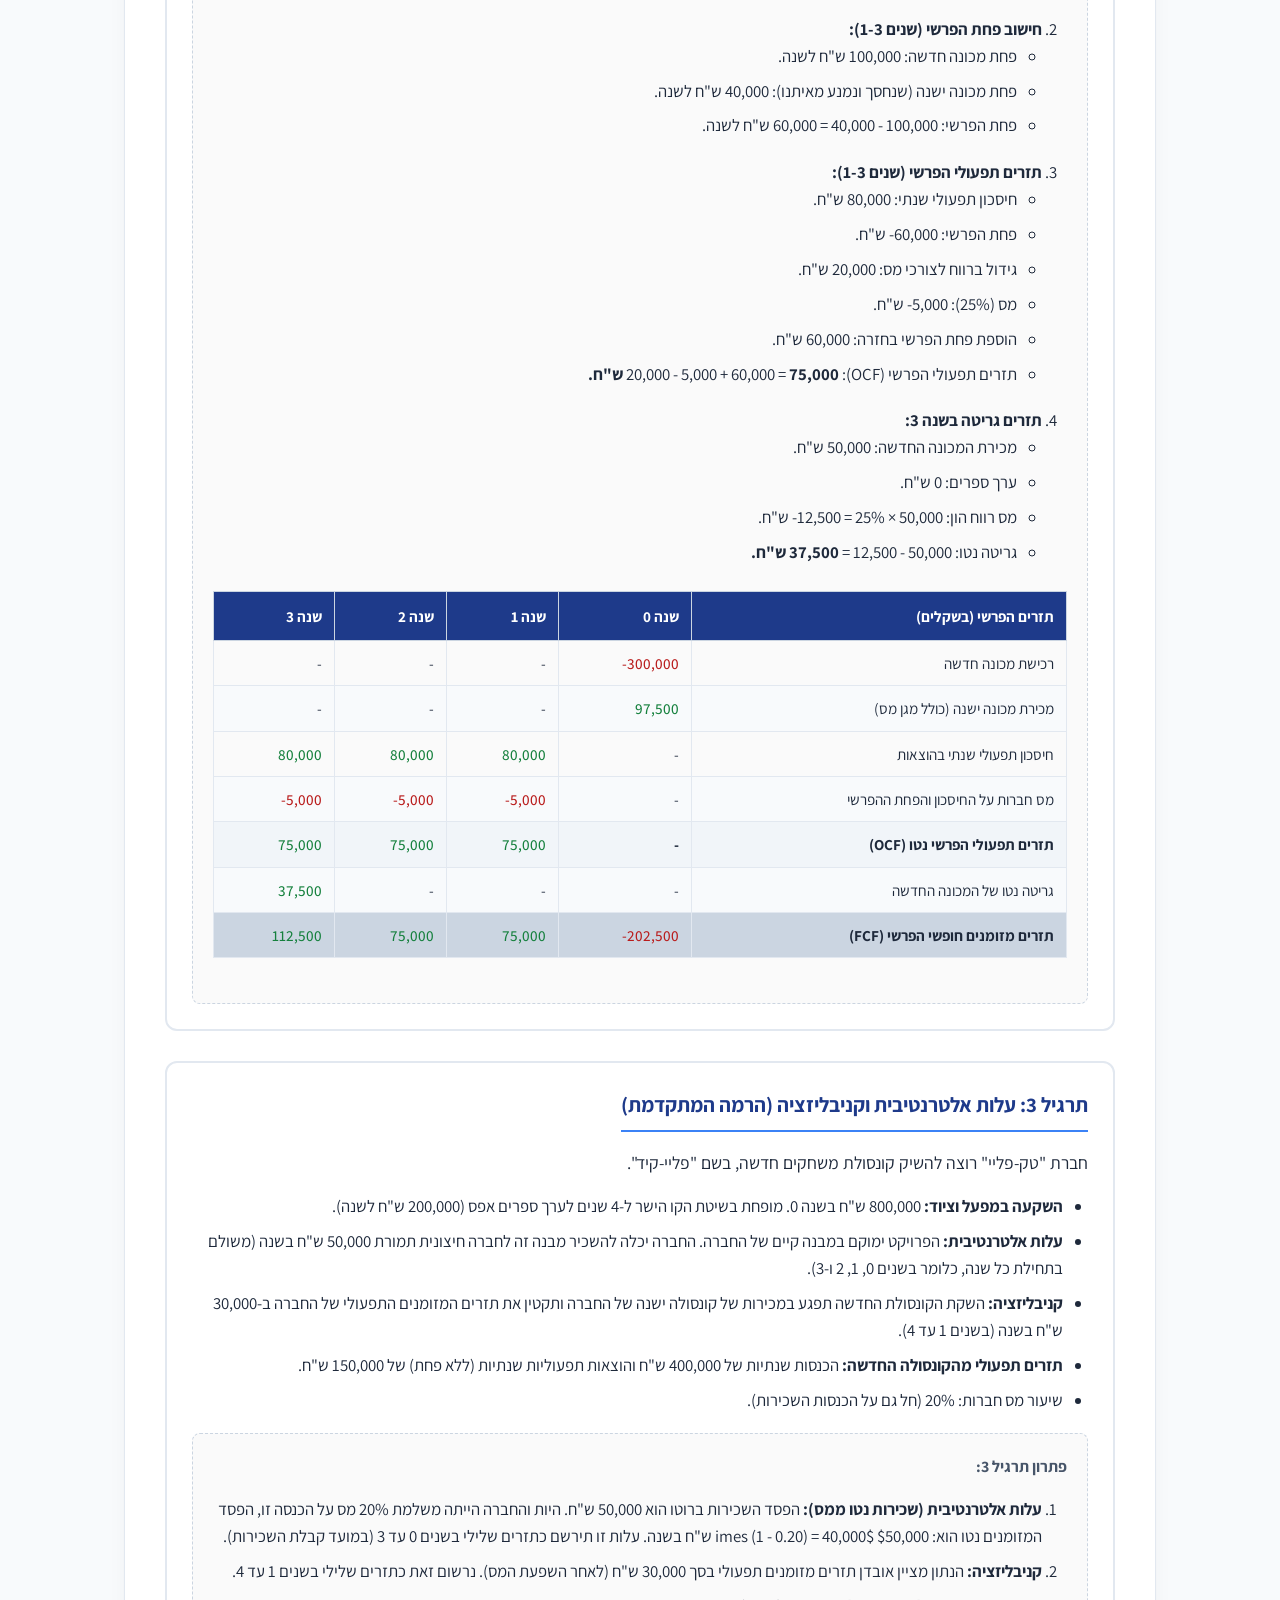
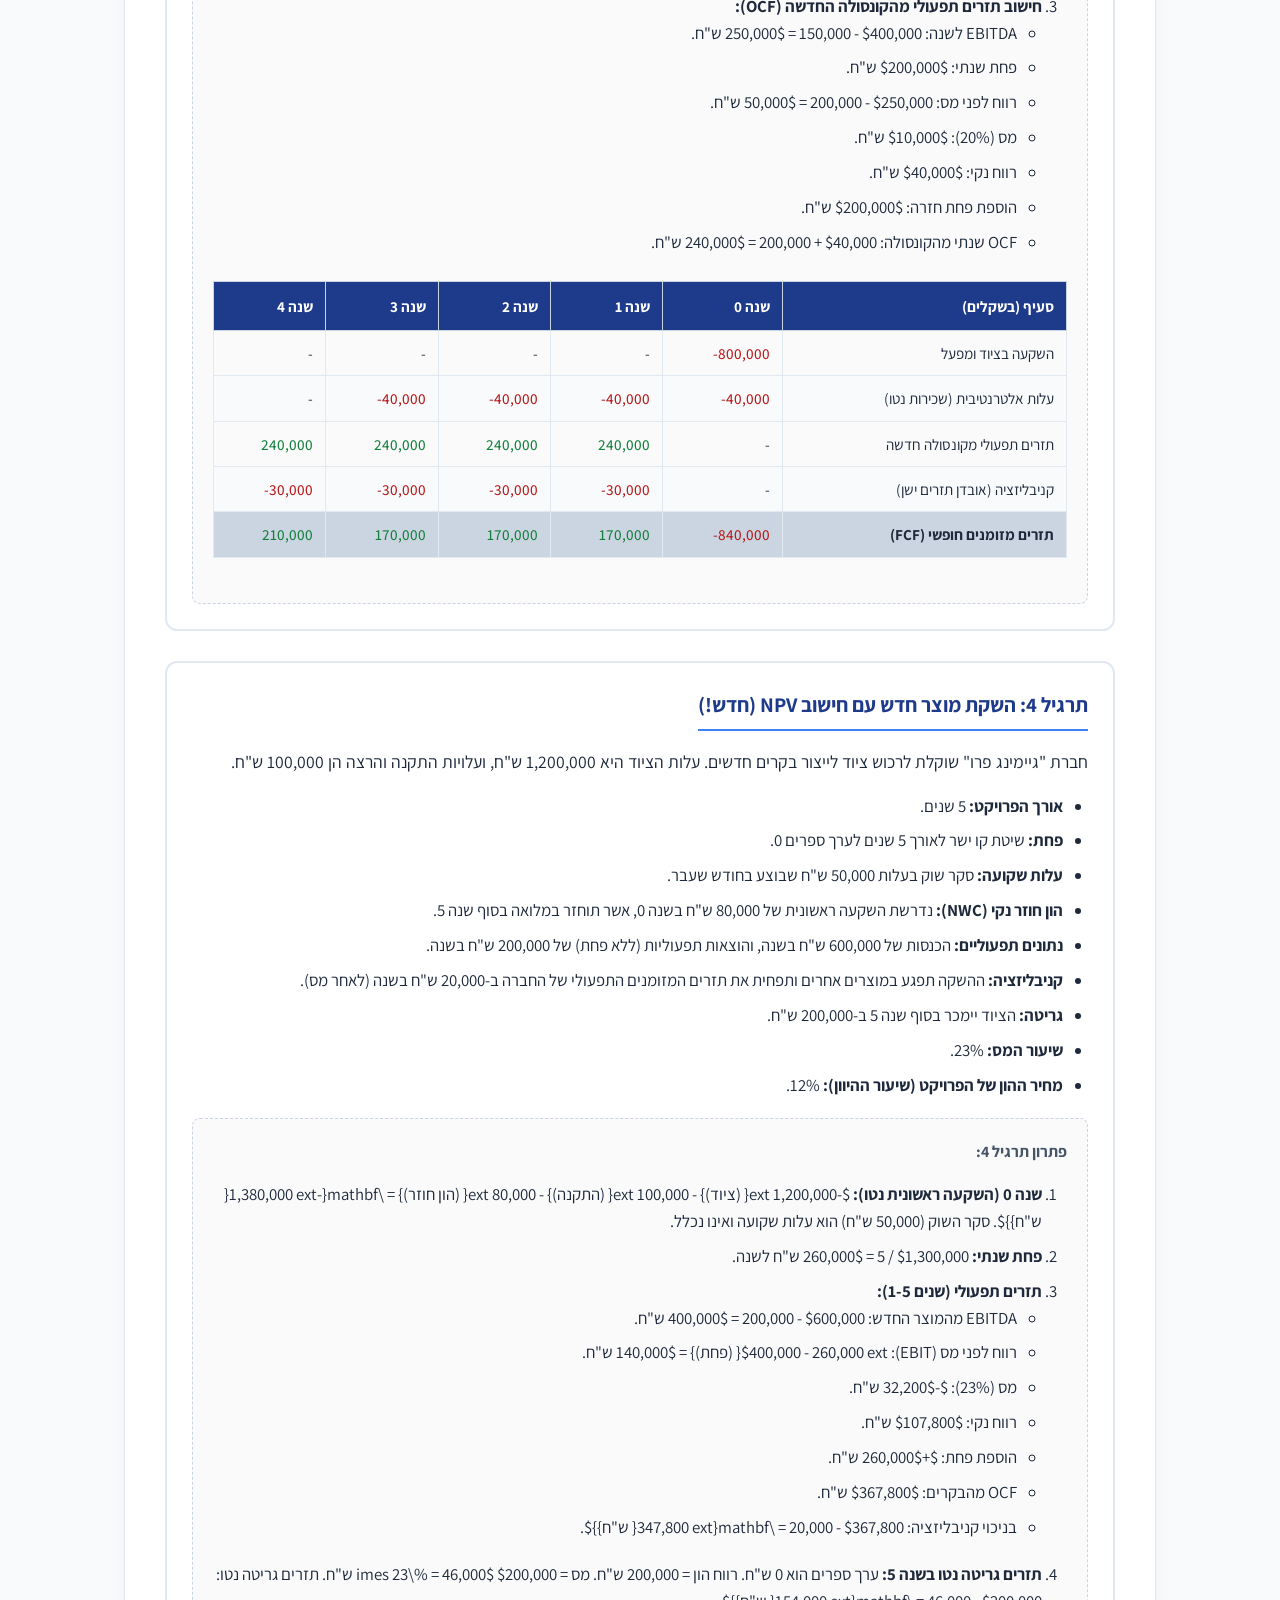
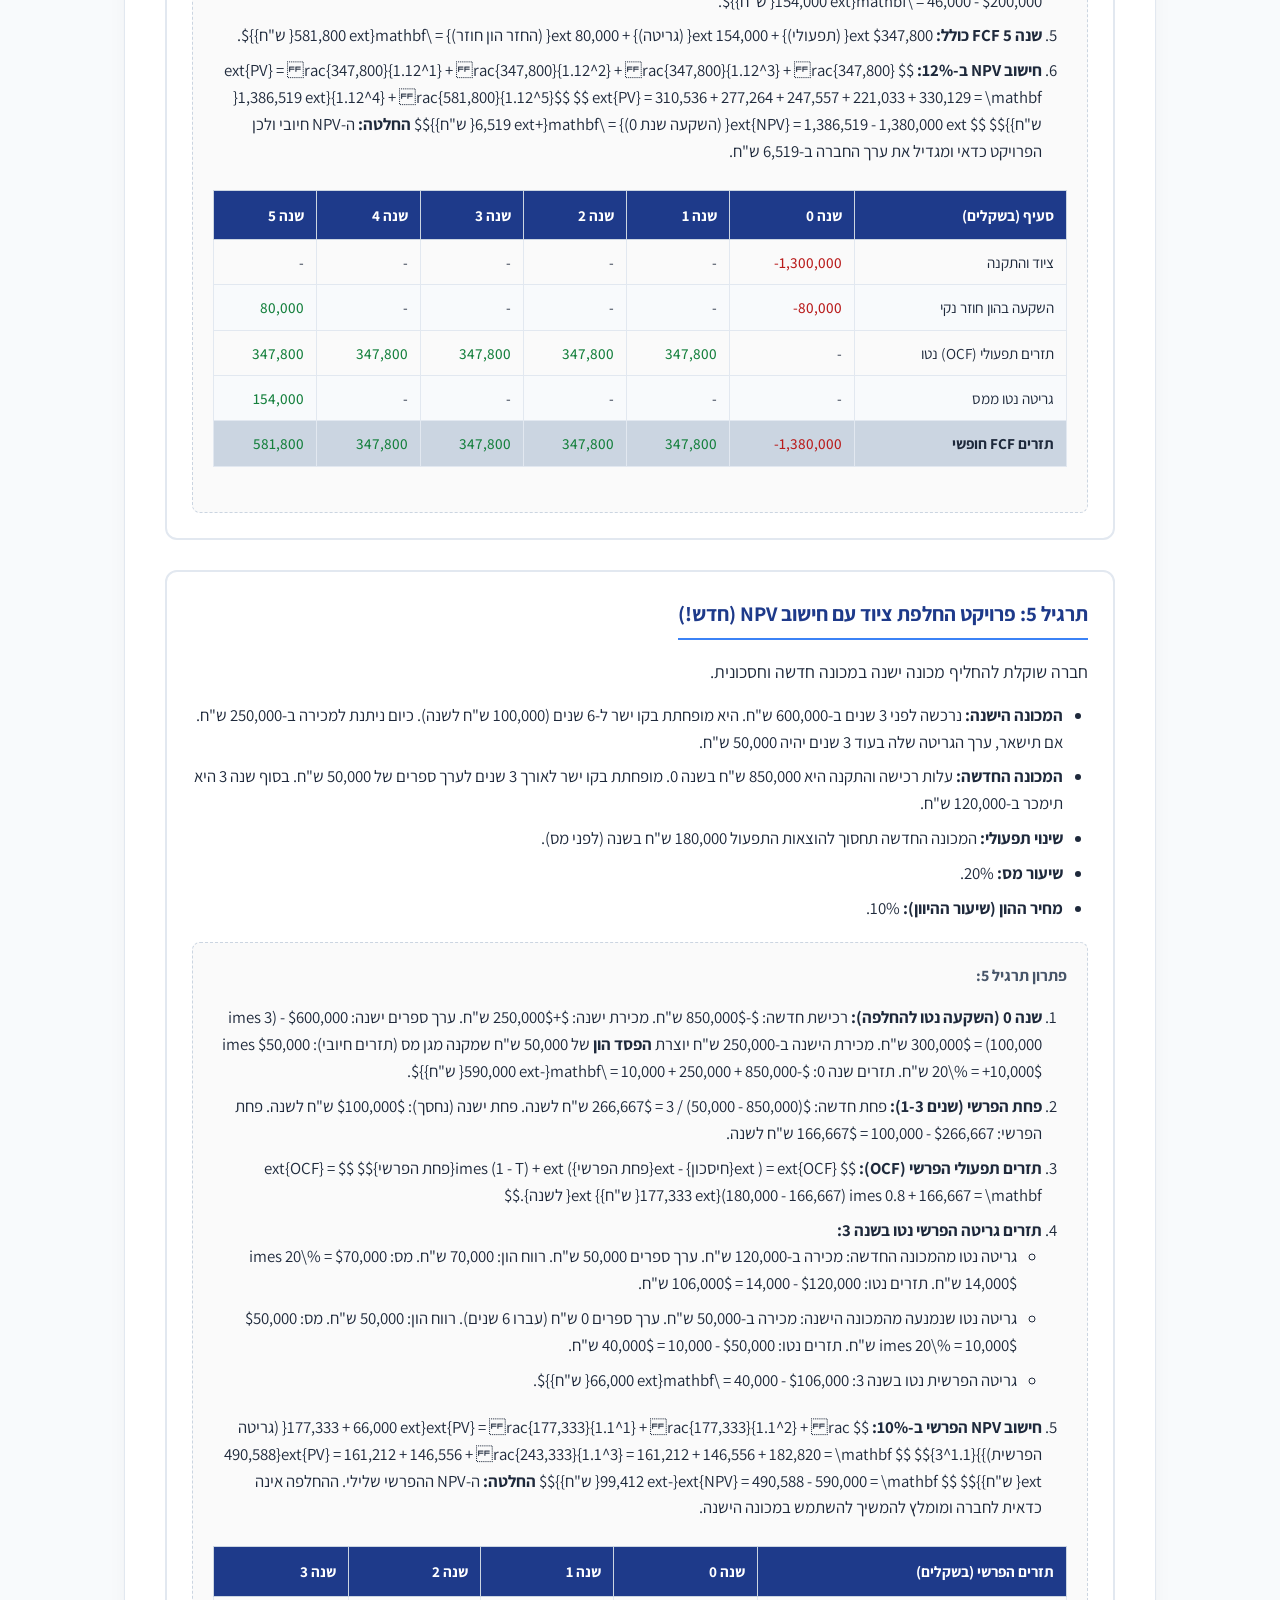
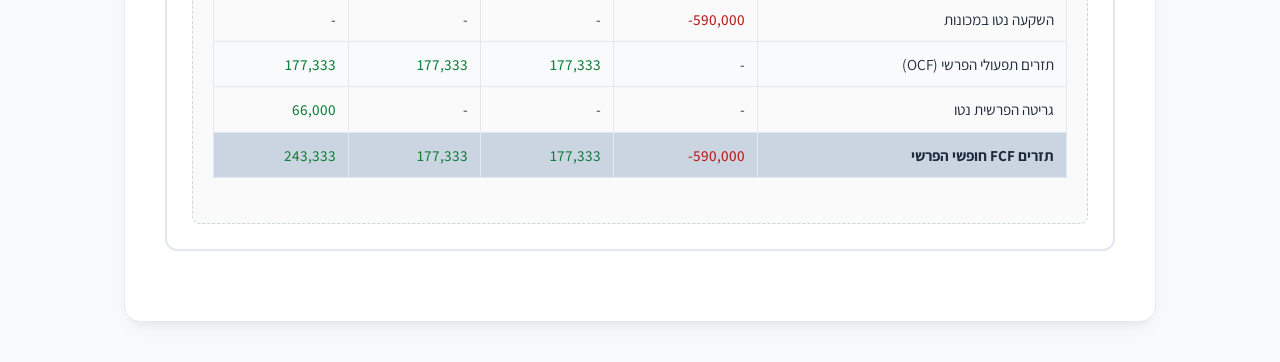
<file: finance-course-materials/capital_budgeting_guide.html>
<!DOCTYPE html>
<html lang="he" dir="rtl">
<head>
    <meta charset="UTF-8">
    <meta name="viewport" content="width=device-width, initial-scale=1.0">
    <title>בדיקת כדאיות השקעה - מדריך ותרגילים</title>
    <style>
        @import url('https://fonts.googleapis.com/css2?family=Assistant:wght@300;400;600;700;800&display=swap');
        
        body {
            font-family: 'Assistant', sans-serif;
            background-color: #f8fafc;
            color: #1e293b;
            line-height: 1.6;
            margin: 0;
            padding: 40px 20px;
        }
        
        .container {
            max-width: 950px;
            margin: 0 auto;
            background: #ffffff;
            padding: 40px;
            border-radius: 16px;
            box-shadow: 0 10px 25px -5px rgba(0, 0, 0, 0.05), 0 8px 10px -6px rgba(0, 0, 0, 0.05);
            border: 1px solid #e2e8f0;
        }
        
        h1 {
            color: #1e3a8a;
            font-size: 2.2rem;
            border-bottom: 3px solid #3b82f6;
            padding-bottom: 10px;
            margin-top: 0;
            font-weight: 800;
        }
        
        h2 {
            color: #2563eb;
            font-size: 1.6rem;
            margin-top: 30px;
            border-bottom: 1px solid #e2e8f0;
            padding-bottom: 5px;
            font-weight: 700;
        }
        
        h3 {
            color: #1d4ed8;
            font-size: 1.25rem;
            margin-top: 25px;
            font-weight: 600;
        }
        
        p {
            font-size: 1.1rem;
            margin-bottom: 15px;
        }
        
        ul, ol {
            margin-bottom: 20px;
            padding-right: 25px;
        }
        
        li {
            margin-bottom: 8px;
            font-size: 1.05rem;
        }
        
        .grid-container {
            display: grid;
            grid-template-columns: 1fr 1fr;
            gap: 20px;
            margin: 25px 0;
        }
        
        .card {
            padding: 20px;
            border-radius: 12px;
            border: 1px solid #e2e8f0;
        }
        
        .card-in {
            background-color: #f0fdf4;
            border-right: 5px solid #22c55e;
        }
        
        .card-in h3 {
            color: #15803d;
            margin-top: 0;
        }
        
        .card-out {
            background-color: #fef2f2;
            border-right: 5px solid #ef4444;
        }
        
        .card-out h3 {
            color: #b91c1c;
            margin-top: 0;
        }
        
        .alert {
            background-color: #eff6ff;
            border-right: 5px solid #3b82f6;
            padding: 15px;
            border-radius: 8px;
            margin: 20px 0;
        }
        
        .alert-title {
            font-weight: bold;
            color: #1e40af;
            margin-bottom: 5px;
        }
        
        table {
            width: 100%;
            border-collapse: collapse;
            margin: 25px 0;
            font-size: 0.95rem;
            text-align: right;
        }
        
        th {
            background-color: #1e3a8a;
            color: #ffffff;
            font-weight: bold;
            padding: 12px;
            border: 1px solid #cbd5e1;
        }
        
        td {
            padding: 10px 12px;
            border: 1px solid #e2e8f0;
        }
        
        tr:nth-child(even) {
            background-color: #f8fafc;
        }
        
        .negative {
            color: #b91c1c;
            font-weight: 500;
            direction: ltr;
            text-align: right;
        }
        
        .positive {
            color: #15803d;
            font-weight: 500;
        }
        
        .formula {
            background: #f1f5f9;
            padding: 12px;
            border-radius: 6px;
            font-family: monospace;
            font-size: 1.05rem;
            display: inline-block;
            margin: 10px 0;
            direction: ltr;
        }
        
        .exercise-box {
            background: #ffffff;
            border: 2px solid #e2e8f0;
            border-radius: 12px;
            padding: 25px;
            margin: 30px 0;
        }
        
        .exercise-title {
            font-size: 1.3rem;
            font-weight: 700;
            color: #1e3a8a;
            margin-top: 0;
            border-bottom: 2px solid #3b82f6;
            padding-bottom: 8px;
            display: inline-block;
        }
        
        .solution-box {
            background: #fafafa;
            border: 1px dashed #cbd5e1;
            border-radius: 8px;
            padding: 20px;
            margin-top: 15px;
        }
        
        .solution-title {
            font-weight: bold;
            color: #475569;
            margin-bottom: 10px;
        }
        
        @media print {
            body {
                background-color: #ffffff;
                padding: 0;
            }
            .container {
                box-shadow: none;
                border: none;
                padding: 0;
            }
            .exercise-box {
                page-break-inside: avoid;
            }
        }
    </style>
</head>
<body>
    <div class="container">
        <h1>בדיקת כדאיות השקעה: מדריך תיאורטי ותרגילים מעשיים</h1>
        <p>חומר עזר ותירגול לסטודנטים במימון. המדריך מפרט את הכללים לקביעת תזרימי מזומנים רלוונטיים ומציג 5 תרגילי כיתה פתורים בדרגות קושי שונות, כולל חישובי NPV.</p>
        
        <div class="alert">
            <div class="alert-title">עיקרון העל: עיקרון התזרים ההפרשי (Incremental Cash Flows)</div>
            אנו כוללים בניתוח אך ורק את תזרימי המזומנים שישתנו בחברה כתוצאה ישירה מקבלת הפרויקט (תזרימים שינבעו מהפרויקט בהשוואה למצב בלעדיו).
        </div>

        <h2>חלק 1: כללי אצבע - מה נכנס ומה לא נכנס לתחשיב כדאיות?</h2>
        
        <div class="grid-container">
            <!-- מה נכנס -->
            <div class="card card-in">
                <h3>✓ מה נכנס לתחשיב? (תזרימים רלוונטיים)</h3>
                <ul>
                    <li><strong>עלויות השקעה ראשוניות (CapEx):</strong> מחיר רכישת המכונה, הובלה, התקנה, הרצה והדרכת עובדים. כל אלו מהווים את בסיס הפחת של הנכס.</li>
                    <li><strong>שינוי בהון חוזר נקי (NWC):</strong> הגידול הנדרש במלאי או באשראי לקוחות (בניכוי אשראי ספקים) לצורך תמיכה בפרויקט. הון חוזר זה מוחזר במלואו כתזרים חיובי בשנה האחרונה.</li>
                    <li><strong>עלויות אלטרנטיביות (Opportunity Costs):</strong> שווי שוק של נכס קיים בבעלות החברה שישמש לפרויקט (לדוגמה, קרקע שניתן היה למכור או להשכיר). מחושב כתזרים שלילי נטו ממס בשנה 0.</li>
                    <li><strong>קניבליזציה והשפעות לוואי:</strong> ירידה צפויה במכירות של מוצרים קיימים של החברה עקב כניסת המוצר החדש.</li>
                    <li><strong>מגן מס מפחת:</strong> הפחת אינו תזרים מזומנים, אך הוא מקטין את חבות המס. מגן המס שווה ל-<em>פחת שנתי × שיעור המס</em>.</li>
                    <li><strong>תזרים גריטה נטו ממס (Salvage Value):</strong> המזומנים שיתקבלו ממכירת הנכס בסוף הפרויקט, בניכוי מס על רווח ההון (או בתוספת מגן מס במקרה של הפסד הון).</li>
                </ul>
            </div>
            
            <!-- מה לא נכנס -->
            <div class="card card-out">
                <h3>✗ מה לא נכנס לתחשיב? (תזרימים לא רלוונטיים)</h3>
                <ul>
                    <li><strong>עלויות שקועות (Sunk Costs):</strong> עלויות שכבר שולמו בעבר או שהחברה מחויבת להן בכל מקרה (למשל: סקר שוק, מחקר ופיתוח שכבר בוצע).</li>
                    <li><strong>הוצאות מימון (Financing Costs):</strong> תשלומי ריבית, החזרי קרן הלוואה, או חלוקת דיבידנדים.
                        <br><small style="color: #64748b;">(מדוע? כיוון שעלויות אלו משוקללות כבר בתוך שיעור ההיוון/מחיר ההון. הכללתן בתזרים תגרום לספירה כפולה).</small>
                    </li>
                    <li><strong>הקצאת עלויות תקורה קיימות:</strong> העמסת הוצאות קבועות של החברה (כגון שכירות משרדי הנהלה, משכורות מנכ"ל קיים) שאינן משתנות בעקבות הפרויקט.</li>
                    <li><strong>הוצאות פחת כשלעצמן:</strong> הפחת אינו יציאת מזומן פיזית. אנו משתמשים בו רק לצורך חישוב המס, ואז מוסיפים אותו בחזרה לרווח הנקי כדי לקבל את תזרים המזומנים התפעולי.</li>
                </ul>
            </div>
        </div>

        <h2>חלק 2: תרגילי כיתה פתורים</h2>

        <!-- תרגיל 1 -->
        <div class="exercise-box">
            <div class="exercise-title">תרגיל 1: פרויקט הרחבה (הרמה הבסיסית)</div>
            <p>חברת "סלטי השף" שוקלת לרכוש קו ייצור חדש בעלות של 500,000 ש"ח. הובלה והתקנה יעלו עוד 50,000 ש"ח.</p>
            <ul>
                <li><strong>אורך הפרויקט:</strong> 4 שנים.</li>
                <li><strong>פחת:</strong> המכונה מופחתת בשיטת הקו הישר לאורך 5 שנים לערך ספרים אפס (קצב פחת של 20% מהעלות המקורית בשנה).</li>
                <li><strong>הון חוזר:</strong> בשנה 0 נדרש להגדיל את המלאי ב-40,000 ש"ח. הון חוזר זה יוחזר במלואו בסוף שנה 4.</li>
                <li><strong>תוצאות תפעוליות:</strong> הכנסות שנתיות נוספות של 300,000 ש"ח, והוצאות תפעוליות שנתיות (ללא פחת) של 120,000 ש"ח.</li>
                <li>סקר שוק שנערך בחודש שעבר בעלות של 30,000 ש"ח הראה שיש ביקוש למוצר.</li>
                <li>בסוף שנה 4 המכונה תימכר לצד ג' תמורת 150,000 ש"ח.</li>
                <li>שיעור מס חברות ומס רווח הון: 25%.</li>
            </ul>
            
            <div class="solution-box">
                <div class="solution-title">פתרון תרגיל 1:</div>
                <ol>
                    <li><strong>בסיס הפחת של המכונה:</strong> 500,000 ש"ח (עלות המכונה) + 50,000 ש"ח (הובלה והתקנה) = 550,000 ש"ח.</li>
                    <li><strong>הפחת השנתי:</strong> 550,000 ש"ח × 20% = 110,000 ש"ח לשנה.</li>
                    <li><strong>עלות שקועה:</strong> סקר השוק בסך 30,000 ש"ח אינו רלוונטי ואינו נכלל בתזרים.</li>
                    <li><strong>ערך פנקסי (ספרים) בסוף שנה 4:</strong> 550,000 ש"ח (בסיס) - (110,000 ש"ח פחת × 4 שנים) = 110,000 ש"ח.</li>
                    <li><strong>מס על רווח הון מהגריטה:</strong>
                        <ul>
                            <li>רווח ההון: 150,000 ש"ח (מחיר מכירה) - 110,000 ש"ח (ערך ספרים) = 40,000 ש"ח.</li>
                            <li>המס: 40,000 ש"ח × 25% = 10,000 ש"ח.</li>
                            <li>תזרים גריטה נטו: 150,000 ש"ח - 10,000 ש"ח = 140,000 ש"ח.</li>
                        </ul>
                    </li>
                </ol>

                <table>
                    <thead>
                        <tr>
                            <th>סעיף (בשקלים)</th>
                            <th>שנה 0</th>
                            <th>שנה 1</th>
                            <th>שנה 2</th>
                            <th>שנה 3</th>
                            <th>שנה 4</th>
                        </tr>
                    </thead>
                    <tbody>
                        <tr>
                            <td>השקעה במכונה והתקנה</td>
                            <td class="negative">-550,000</td>
                            <td>-</td>
                            <td>-</td>
                            <td>-</td>
                            <td>-</td>
                        </tr>
                        <tr>
                            <td>שינוי בהון חוזר נקי</td>
                            <td class="negative">-40,000</td>
                            <td>-</td>
                            <td>-</td>
                            <td>-</td>
                            <td class="positive">40,000</td>
                        </tr>
                        <tr>
                            <td>הכנסות תפעוליות</td>
                            <td>-</td>
                            <td class="positive">300,000</td>
                            <td class="positive">300,000</td>
                            <td class="positive">300,000</td>
                            <td class="positive">300,000</td>
                        </tr>
                        <tr>
                            <td>הוצאות תפעוליות</td>
                            <td>-</td>
                            <td class="negative">-120,000</td>
                            <td class="negative">-120,000</td>
                            <td class="negative">-120,000</td>
                            <td class="negative">-120,000</td>
                        </tr>
                        <tr>
                            <td>פחת (לצרכי מס בלבד)</td>
                            <td>-</td>
                            <td style="color: #64748b;">-110,000</td>
                            <td style="color: #64748b;">-110,000</td>
                            <td style="color: #64748b;">-110,000</td>
                            <td style="color: #64748b;">-110,000</td>
                        </tr>
                        <tr>
                            <td>רווח תפעולי לפני מס (EBIT)</td>
                            <td>-</td>
                            <td>70,000</td>
                            <td>70,000</td>
                            <td>70,000</td>
                            <td>70,000</td>
                        </tr>
                        <tr>
                            <td>מס חברות (25%)</td>
                            <td>-</td>
                            <td class="negative">-17,500</td>
                            <td class="negative">-17,500</td>
                            <td class="negative">-17,500</td>
                            <td class="negative">-17,500</td>
                        </tr>
                        <tr>
                            <td>רווח נקי</td>
                            <td>-</td>
                            <td>52,500</td>
                            <td>52,500</td>
                            <td>52,500</td>
                            <td>52,500</td>
                        </tr>
                        <tr>
                            <td>הוספת פחת בחזרה</td>
                            <td>-</td>
                            <td class="positive">110,000</td>
                            <td class="positive">110,000</td>
                            <td class="positive">110,000</td>
                            <td class="positive">110,000</td>
                        </tr>
                        <tr style="background-color: #f1f5f9; font-weight: bold;">
                            <td>תזרים תפעולי (OCF)</td>
                            <td>-</td>
                            <td class="positive">162,500</td>
                            <td class="positive">162,500</td>
                            <td class="positive">162,500</td>
                            <td class="positive">162,500</td>
                        </tr>
                        <tr>
                            <td>תזרים גריטה נטו ממס</td>
                            <td>-</td>
                            <td>-</td>
                            <td>-</td>
                            <td>-</td>
                            <td class="positive">140,000</td>
                        </tr>
                        <tr style="background-color: #cbd5e1; font-weight: bold;">
                            <td>תזרים מזומנים חופשי (FCF)</td>
                            <td class="negative">-590,000</td>
                            <td class="positive">162,500</td>
                            <td class="positive">162,500</td>
                            <td class="positive">162,500</td>
                            <td class="positive">342,500</td>
                        </tr>
                    </tbody>
                </table>
            </div>
        </div>

        <!-- תרגיל 2 -->
        <div class="exercise-box">
            <div class="exercise-title">תרגיל 2: פרויקט החלפת מכונה (הרמה הבינונית)</div>
            <p>חברה תעשייתית שוקלת להחליף מכונה ישנה במכונה חדשה ומתקדמת יותר.</p>
            <ul>
                <li><strong>המכונה הישנה:</strong> נרכשה לפני שנתיים ב-200,000 ש"ח. היא מופחתת בשיטת הקו הישר לאורך 5 שנים (40,000 ש"ח פחת לשנה). כיום ניתן למכור אותה תמורת 90,000 ש"ח. אם תישאר, ערך גריטה שלה בעוד 3 שנים יהיה אפס.</li>
                <li><strong>המכונה החדשה:</strong> מחיר רכישה 300,000 ש"ח. תופחת לאורך 3 שנים (אורך חיי הפרויקט) לערך ספרים אפס (100,000 ש"ח לשנה). בסוף שנה 3 היא תימכר ב-50,000 ש"ח.</li>
                <li><strong>שינוי תפעולי:</strong> המכונה החדשה תחסוך לחברה 80,000 ש"ח בשנה בהוצאות התפעול.</li>
                <li>שיעור מס חברות ומס רווח הון: 25%.</li>
            </ul>
            
            <div class="solution-box">
                <div class="solution-title">פתרון תרגיל 2:</div>
                <p>בפרויקט החלפה אנו בונים תזרים הפרשי: <strong>תזרים עם המכונה החדשה פחות תזרים ללא המכונה החדשה (המכונה הישנה).</strong></p>
                <ol>
                    <li><strong>השקעה נטו בשנה 0:</strong>
                        <ul>
                            <li>רכישת מכונה חדשה: 300,000- ש"ח.</li>
                            <li>מכירת המכונה הישנה: +90,000 ש"ח.</li>
                            <li>חישוב מס על מכירת הישנה: ערך פנקסי כיום הוא 120,000 ש"ח (עלות 200,000 פחות פחת נצבר לשנתיים של 80,000). מכיוון שהמכונה נמכרת ב-90,000 ש"ח, נוצר <strong>הפסד הון</strong> בסך 30,000 ש"ח. הפסד זה מקנה מגן מס (תזרים חיובי) של: 30,000 × 25% = 7,500+ ש"ח.</li>
                            <li>סך הכל השקעה נטו בשנה 0: -300,000 + 90,000 + 7,500 = <strong>202,500- ש"ח.</strong></li>
                        </ul>
                    </li>
                    <li><strong>חישוב פחת הפרשי (שנים 1-3):</strong>
                        <ul>
                            <li>פחת מכונה חדשה: 100,000 ש"ח לשנה.</li>
                            <li>פחת מכונה ישנה (שנחסך ונמנע מאיתנו): 40,000 ש"ח לשנה.</li>
                            <li>פחת הפרשי: 100,000 - 40,000 = 60,000 ש"ח לשנה.</li>
                        </ul>
                    </li>
                    <li><strong>תזרים תפעולי הפרשי (שנים 1-3):</strong>
                        <ul>
                            <li>חיסכון תפעולי שנתי: 80,000 ש"ח.</li>
                            <li>פחת הפרשי: 60,000- ש"ח.</li>
                            <li>גידול ברווח לצורכי מס: 20,000 ש"ח.</li>
                            <li>מס (25%): 5,000- ש"ח.</li>
                            <li>הוספת פחת הפרשי בחזרה: 60,000 ש"ח.</li>
                            <li>תזרים תפעולי הפרשי (OCF): 20,000 - 5,000 + 60,000 = <strong>75,000 ש"ח.</strong></li>
                        </ul>
                    </li>
                    <li><strong>תזרים גריטה בשנה 3:</strong>
                        <ul>
                            <li>מכירת המכונה החדשה: 50,000 ש"ח.</li>
                            <li>ערך ספרים: 0 ש"ח.</li>
                            <li>מס רווח הון: 50,000 × 25% = 12,500- ש"ח.</li>
                            <li>גריטה נטו: 50,000 - 12,500 = <strong>37,500 ש"ח.</strong></li>
                        </ul>
                    </li>
                </ol>

                <table>
                    <thead>
                        <tr>
                            <th>תזרים הפרשי (בשקלים)</th>
                            <th>שנה 0</th>
                            <th>שנה 1</th>
                            <th>שנה 2</th>
                            <th>שנה 3</th>
                        </tr>
                    </thead>
                    <tbody>
                        <tr>
                            <td>רכישת מכונה חדשה</td>
                            <td class="negative">-300,000</td>
                            <td>-</td>
                            <td>-</td>
                            <td>-</td>
                        </tr>
                        <tr>
                            <td>מכירת מכונה ישנה (כולל מגן מס)</td>
                            <td class="positive">97,500</td>
                            <td>-</td>
                            <td>-</td>
                            <td>-</td>
                        </tr>
                        <tr>
                            <td>חיסכון תפעולי שנתי בהוצאות</td>
                            <td>-</td>
                            <td class="positive">80,000</td>
                            <td class="positive">80,000</td>
                            <td class="positive">80,000</td>
                        </tr>
                        <tr>
                            <td>מס חברות על החיסכון והפחת ההפרשי</td>
                            <td>-</td>
                            <td class="negative">-5,000</td>
                            <td class="negative">-5,000</td>
                            <td class="negative">-5,000</td>
                        </tr>
                        <tr style="background-color: #f1f5f9; font-weight: bold;">
                            <td>תזרים תפעולי הפרשי נטו (OCF)</td>
                            <td>-</td>
                            <td class="positive">75,000</td>
                            <td class="positive">75,000</td>
                            <td class="positive">75,000</td>
                        </tr>
                        <tr>
                            <td>גריטה נטו של המכונה החדשה</td>
                            <td>-</td>
                            <td>-</td>
                            <td>-</td>
                            <td class="positive">37,500</td>
                        </tr>
                        <tr style="background-color: #cbd5e1; font-weight: bold;">
                            <td>תזרים מזומנים חופשי הפרשי (FCF)</td>
                            <td class="negative">-202,500</td>
                            <td class="positive">75,000</td>
                            <td class="positive">75,000</td>
                            <td class="positive">112,500</td>
                        </tr>
                    </tbody>
                </table>
            </div>
        </div>

        <!-- תרגיל 3 -->
        <div class="exercise-box">
            <div class="exercise-title">תרגיל 3: עלות אלטרנטיבית וקניבליזציה (הרמה המתקדמת)</div>
            <p>חברת "טק-פליי" רוצה להשיק קונסולת משחקים חדשה, בשם "פליי-קיד".</p>
            <ul>
                <li><strong>השקעה במפעל וציוד:</strong> 800,000 ש"ח בשנה 0. מופחת בשיטת הקו הישר ל-4 שנים לערך ספרים אפס (200,000 ש"ח לשנה).</li>
                <li><strong>עלות אלטרנטיבית:</strong> הפרויקט ימוקם במבנה קיים של החברה. החברה יכלה להשכיר מבנה זה לחברה חיצונית תמורת 50,000 ש"ח בשנה (משולם בתחילת כל שנה, כלומר בשנים 0, 1, 2 ו-3).</li>
                <li><strong>קניבליזציה:</strong> השקת הקונסולת החדשה תפגע במכירות של קונסולה ישנה של החברה ותקטין את תזרים המזומנים התפעולי של החברה ב-30,000 ש"ח בשנה (בשנים 1 עד 4).</li>
                <li><strong>תזרים תפעולי מהקונסולה החדשה:</strong> הכנסות שנתיות של 400,000 ש"ח והוצאות תפעוליות שנתיות (ללא פחת) של 150,000 ש"ח.</li>
                <li>שיעור מס חברות: 20% (חל גם על הכנסות השכירות).</li>
            </ul>
            
            <div class="solution-box">
                <div class="solution-title">פתרון תרגיל 3:</div>
                <ol>
                    <li><strong>עלות אלטרנטיבית (שכירות נטו ממס):</strong> 
                        הפסד השכירות ברוטו הוא 50,000 ש"ח. היות והחברה הייתה משלמת 20% מס על הכנסה זו, הפסד המזומנים נטו הוא: $50,000 	imes (1 - 0.20) = 40,000$ ש"ח בשנה.
                        עלות זו תירשם כתזרים שלילי בשנים 0 עד 3 (במועד קבלת השכירות).
                    </li>
                    <li><strong>קניבליזציה:</strong>
                        הנתון מציין אובדן תזרים מזומנים תפעולי בסך 30,000 ש"ח (לאחר השפעת המס). נרשום זאת כתזרים שלילי בשנים 1 עד 4.
                    </li>
                    <li><strong>חישוב תזרים תפעולי מהקונסולה החדשה (OCF):</strong>
                        <ul>
                            <li>EBITDA לשנה: $400,000 - 150,000 = 250,000$ ש"ח.</li>
                            <li>פחת שנתי: $200,000$ ש"ח.</li>
                            <li>רווח לפני מס: $250,000 - 200,000 = 50,000$ ש"ח.</li>
                            <li>מס (20%): $10,000$ ש"ח.</li>
                            <li>רווח נקי: $40,000$ ש"ח.</li>
                            <li>הוספת פחת חזרה: $200,000$ ש"ח.</li>
                            <li>OCF שנתי מהקונסולה: $40,000 + 200,000 = 240,000$ ש"ח.</li>
                        </ul>
                    </li>
                </ol>

                <table>
                    <thead>
                        <tr>
                            <th>סעיף (בשקלים)</th>
                            <th>שנה 0</th>
                            <th>שנה 1</th>
                            <th>שנה 2</th>
                            <th>שנה 3</th>
                            <th>שנה 4</th>
                        </tr>
                    </thead>
                    <tbody>
                        <tr>
                            <td>השקעה בציוד ומפעל</td>
                            <td class="negative">-800,000</td>
                            <td>-</td>
                            <td>-</td>
                            <td>-</td>
                            <td>-</td>
                        </tr>
                        <tr>
                            <td>עלות אלטרנטיבית (שכירות נטו)</td>
                            <td class="negative">-40,000</td>
                            <td class="negative">-40,000</td>
                            <td class="negative">-40,000</td>
                            <td class="negative">-40,000</td>
                            <td>-</td>
                        </tr>
                        <tr>
                            <td>תזרים תפעולי מקונסולה חדשה</td>
                            <td>-</td>
                            <td class="positive">240,000</td>
                            <td class="positive">240,000</td>
                            <td class="positive">240,000</td>
                            <td class="positive">240,000</td>
                        </tr>
                        <tr>
                            <td>קניבליזציה (אובדן תזרים ישן)</td>
                            <td>-</td>
                            <td class="negative">-30,000</td>
                            <td class="negative">-30,000</td>
                            <td class="negative">-30,000</td>
                            <td class="negative">-30,000</td>
                        </tr>
                        <tr style="background-color: #cbd5e1; font-weight: bold;">
                            <td>תזרים מזומנים חופשי (FCF)</td>
                            <td class="negative">-840,000</td>
                            <td class="positive">170,000</td>
                            <td class="positive">170,000</td>
                            <td class="positive">170,000</td>
                            <td class="positive">210,000</td>
                        </tr>
                    </tbody>
                </table>
            </div>
        </div>

        <!-- תרגיל 4 -->
        <div class="exercise-box">
            <div class="exercise-title">תרגיל 4: השקת מוצר חדש עם חישוב NPV (חדש!)</div>
            <p>חברת "גיימינג פרו" שוקלת לרכוש ציוד לייצור בקרים חדשים. עלות הציוד היא 1,200,000 ש"ח, ועלויות התקנה והרצה הן 100,000 ש"ח.</p>
            <ul>
                <li><strong>אורך הפרויקט:</strong> 5 שנים.</li>
                <li><strong>פחת:</strong> שיטת קו ישר לאורך 5 שנים לערך ספרים 0.</li>
                <li><strong>עלות שקועה:</strong> סקר שוק בעלות 50,000 ש"ח שבוצע בחודש שעבר.</li>
                <li><strong>הון חוזר נקי (NWC):</strong> נדרשת השקעה ראשונית של 80,000 ש"ח בשנה 0, אשר תוחזר במלואה בסוף שנה 5.</li>
                <li><strong>נתונים תפעוליים:</strong> הכנסות של 600,000 ש"ח בשנה, והוצאות תפעוליות (ללא פחת) של 200,000 ש"ח בשנה.</li>
                <li><strong>קניבליזציה:</strong> ההשקה תפגע במוצרים אחרים ותפחית את תזרים המזומנים התפעולי של החברה ב-20,000 ש"ח בשנה (לאחר מס).</li>
                <li><strong>גריטה:</strong> הציוד יימכר בסוף שנה 5 ב-200,000 ש"ח.</li>
                <li><strong>שיעור המס:</strong> 23%.</li>
                <li><strong>מחיר ההון של הפרויקט (שיעור ההיוון):</strong> 12%.</li>
            </ul>
            
            <div class="solution-box">
                <div class="solution-title">פתרון תרגיל 4:</div>
                <ol>
                    <li><strong>שנה 0 (השקעה ראשונית נטו):</strong> 
                        $-1,200,000 	ext{ (ציוד)} - 100,000 	ext{ (התקנה)} - 80,000 	ext{ (הון חוזר)} = \mathbf{-1,380,000 	ext{ ש"ח}}$. 
                        סקר השוק (50,000 ש"ח) הוא עלות שקועה ואינו נכלל.
                    </li>
                    <li><strong>פחת שנתי:</strong> $1,300,000 / 5 = 260,000$ ש"ח לשנה.</li>
                    <li><strong>תזרים תפעולי (שנים 1-5):</strong>
                        <ul>
                            <li>EBITDA מהמוצר החדש: $600,000 - 200,000 = 400,000$ ש"ח.</li>
                            <li>רווח לפני מס (EBIT): $400,000 - 260,000 	ext{ (פחת)} = 140,000$ ש"ח.</li>
                            <li>מס (23%): $-32,200$ ש"ח.</li>
                            <li>רווח נקי: $107,800$ ש"ח.</li>
                            <li>הוספת פחת: $+260,000$ ש"ח.</li>
                            <li>OCF מהבקרים: $367,800$ ש"ח.</li>
                            <li>בניכוי קניבליזציה: $367,800 - 20,000 = \mathbf{347,800 	ext{ ש"ח}}$.</li>
                        </ul>
                    </li>
                    <li><strong>תזרים גריטה נטו בשנה 5:</strong>
                        ערך ספרים הוא 0 ש"ח. רווח הון = 200,000 ש"ח. מס = $200,000 	imes 23\% = 46,000$ ש"ח.
                        תזרים גריטה נטו: $200,000 - 46,000 = \mathbf{154,000 	ext{ ש"ח}}$.
                    </li>
                    <li><strong>שנה 5 FCF כולל:</strong> $347,800 	ext{ (תפעולי)} + 154,000 	ext{ (גריטה)} + 80,000 	ext{ (החזר הון חוזר)} = \mathbf{581,800 	ext{ ש"ח}}$.</li>
                    <li><strong>חישוב NPV ב-12%:</strong>
                        $$	ext{PV} = rac{347,800}{1.12^1} + rac{347,800}{1.12^2} + rac{347,800}{1.12^3} + rac{347,800}{1.12^4} + rac{581,800}{1.12^5}$$
                        $$	ext{PV} = 310,536 + 277,264 + 247,557 + 221,033 + 330,129 = \mathbf{1,386,519 	ext{ ש"ח}}$$
                        $$	ext{NPV} = 1,386,519 - 1,380,000 	ext{ (השקעה שנת 0)} = \mathbf{+6,519 	ext{ ש"ח}}$$
                        <strong>החלטה:</strong> ה-NPV חיובי ולכן הפרויקט כדאי ומגדיל את ערך החברה ב-6,519 ש"ח.
                    </li>
                </ol>

                <table>
                    <thead>
                        <tr>
                            <th>סעיף (בשקלים)</th>
                            <th>שנה 0</th>
                            <th>שנה 1</th>
                            <th>שנה 2</th>
                            <th>שנה 3</th>
                            <th>שנה 4</th>
                            <th>שנה 5</th>
                        </tr>
                    </thead>
                    <tbody>
                        <tr>
                            <td>ציוד והתקנה</td>
                            <td class="negative">-1,300,000</td>
                            <td>-</td>
                            <td>-</td>
                            <td>-</td>
                            <td>-</td>
                            <td>-</td>
                        </tr>
                        <tr>
                            <td>השקעה בהון חוזר נקי</td>
                            <td class="negative">-80,000</td>
                            <td>-</td>
                            <td>-</td>
                            <td>-</td>
                            <td>-</td>
                            <td class="positive">80,000</td>
                        </tr>
                        <tr>
                            <td>תזרים תפעולי (OCF) נטו</td>
                            <td>-</td>
                            <td class="positive">347,800</td>
                            <td class="positive">347,800</td>
                            <td class="positive">347,800</td>
                            <td class="positive">347,800</td>
                            <td class="positive">347,800</td>
                        </tr>
                        <tr>
                            <td>גריטה נטו ממס</td>
                            <td>-</td>
                            <td>-</td>
                            <td>-</td>
                            <td>-</td>
                            <td>-</td>
                            <td class="positive">154,000</td>
                        </tr>
                        <tr style="background-color: #cbd5e1; font-weight: bold;">
                            <td>תזרים FCF חופשי</td>
                            <td class="negative">-1,380,000</td>
                            <td class="positive">347,800</td>
                            <td class="positive">347,800</td>
                            <td class="positive">347,800</td>
                            <td class="positive">347,800</td>
                            <td class="positive">581,800</td>
                        </tr>
                    </tbody>
                </table>
            </div>
        </div>

        <!-- תרגיל 5 -->
        <div class="exercise-box">
            <div class="exercise-title">תרגיל 5: פרויקט החלפת ציוד עם חישוב NPV (חדש!)</div>
            <p>חברה שוקלת להחליף מכונה ישנה במכונה חדשה וחסכונית.</p>
            <ul>
                <li><strong>המכונה הישנה:</strong> נרכשה לפני 3 שנים ב-600,000 ש"ח. היא מופחתת בקו ישר ל-6 שנים (100,000 ש"ח לשנה). כיום ניתנת למכירה ב-250,000 ש"ח. אם תישאר, ערך הגריטה שלה בעוד 3 שנים יהיה 50,000 ש"ח.</li>
                <li><strong>המכונה החדשה:</strong> עלות רכישה והתקנה היא 850,000 ש"ח בשנה 0. מופחתת בקו ישר לאורך 3 שנים לערך ספרים של 50,000 ש"ח. בסוף שנה 3 היא תימכר ב-120,000 ש"ח.</li>
                <li><strong>שינוי תפעולי:</strong> המכונה החדשה תחסוך להוצאות התפעול 180,000 ש"ח בשנה (לפני מס).</li>
                <li><strong>שיעור מס:</strong> 20%.</li>
                <li><strong>מחיר ההון (שיעור ההיוון):</strong> 10%.</li>
            </ul>
            
            <div class="solution-box">
                <div class="solution-title">פתרון תרגיל 5:</div>
                <ol>
                    <li><strong>שנה 0 (השקעה נטו להחלפה):</strong> 
                        רכישת חדשה: $-850,000$ ש"ח. מכירת ישנה: $+250,000$ ש"ח.
                        ערך ספרים ישנה: $600,000 - (3 	imes 100,000) = 300,000$ ש"ח. 
                        מכירת הישנה ב-250,000 ש"ח יוצרת <strong>הפסד הון</strong> של 50,000 ש"ח שמקנה מגן מס (תזרים חיובי): $50,000 	imes 20\% = +10,000$ ש"ח.
                        תזרים שנה 0: $-850,000 + 250,000 + 10,000 = \mathbf{-590,000 	ext{ ש"ח}}$.
                    </li>
                    <li><strong>פחת הפרשי (שנים 1-3):</strong>
                        פחת חדשה: $(850,000 - 50,000) / 3 = 266,667$ ש"ח לשנה. 
                        פחת ישנה (נחסך): $100,000$ ש"ח לשנה.
                        פחת הפרשי: $266,667 - 100,000 = 166,667$ ש"ח לשנה.
                    </li>
                    <li><strong>תזרים תפעולי הפרשי (OCF):</strong>
                        $$	ext{OCF} = (	ext{חיסכון} - 	ext{פחת הפרשי}) 	imes (1 - T) + 	ext{פחת הפרשי}$$
                        $$	ext{OCF} = (180,000 - 166,667) 	imes 0.8 + 166,667 = \mathbf{177,333 	ext{ ש"ח}} 	ext{ לשנה}.$$
                    </li>
                    <li><strong>תזרים גריטה הפרשי נטו בשנה 3:</strong>
                        <ul>
                            <li>גריטה נטו מהמכונה החדשה: מכירה ב-120,000 ש"ח. ערך ספרים 50,000 ש"ח. רווח הון: 70,000 ש"ח. מס: $70,000 	imes 20\% = 14,000$ ש"ח. תזרים נטו: $120,000 - 14,000 = 106,000$ ש"ח.</li>
                            <li>גריטה נטו שנמנעה מהמכונה הישנה: מכירה ב-50,000 ש"ח. ערך ספרים 0 ש"ח (עברו 6 שנים). רווח הון: 50,000 ש"ח. מס: $50,000 	imes 20\% = 10,000$ ש"ח. תזרים נטו: $50,000 - 10,000 = 40,000$ ש"ח.</li>
                            <li>גריטה הפרשית נטו בשנה 3: $106,000 - 40,000 = \mathbf{66,000 	ext{ ש"ח}}$.</li>
                        </ul>
                    </li>
                    <li><strong>חישוב NPV הפרשי ב-10%:</strong>
                        $$	ext{PV} = rac{177,333}{1.1^1} + rac{177,333}{1.1^2} + rac{177,333 + 66,000 	ext{ (גריטה הפרשית)}}{1.1^3}$$
                        $$	ext{PV} = 161,212 + 146,556 + rac{243,333}{1.1^3} = 161,212 + 146,556 + 182,820 = \mathbf{490,588 	ext{ ש"ח}}$$
                        $$	ext{NPV} = 490,588 - 590,000 = \mathbf{-99,412 	ext{ ש"ח}}$$
                        <strong>החלטה:</strong> ה-NPV ההפרשי שלילי. ההחלפה אינה כדאית לחברה ומומלץ להמשיך להשתמש במכונה הישנה.
                    </li>
                </ol>

                <table>
                    <thead>
                        <tr>
                            <th>תזרים הפרשי (בשקלים)</th>
                            <th>שנה 0</th>
                            <th>שנה 1</th>
                            <th>שנה 2</th>
                            <th>שנה 3</th>
                        </tr>
                    </thead>
                    <tbody>
                        <tr>
                            <td>השקעה נטו במכונות</td>
                            <td class="negative">-590,000</td>
                            <td>-</td>
                            <td>-</td>
                            <td>-</td>
                        </tr>
                        <tr>
                            <td>תזרים תפעולי הפרשי (OCF)</td>
                            <td>-</td>
                            <td class="positive">177,333</td>
                            <td class="positive">177,333</td>
                            <td class="positive">177,333</td>
                        </tr>
                        <tr>
                            <td>גריטה הפרשית נטו</td>
                            <td>-</td>
                            <td>-</td>
                            <td>-</td>
                            <td class="positive">66,000</td>
                        </tr>
                        <tr style="background-color: #cbd5e1; font-weight: bold;">
                            <td>תזרים FCF חופשי הפרשי</td>
                            <td class="negative">-590,000</td>
                            <td class="positive">177,333</td>
                            <td class="positive">177,333</td>
                            <td class="positive">243,333</td>
                        </tr>
                    </tbody>
                </table>
            </div>
        </div>
    </div>
</body>
</html>
</file>
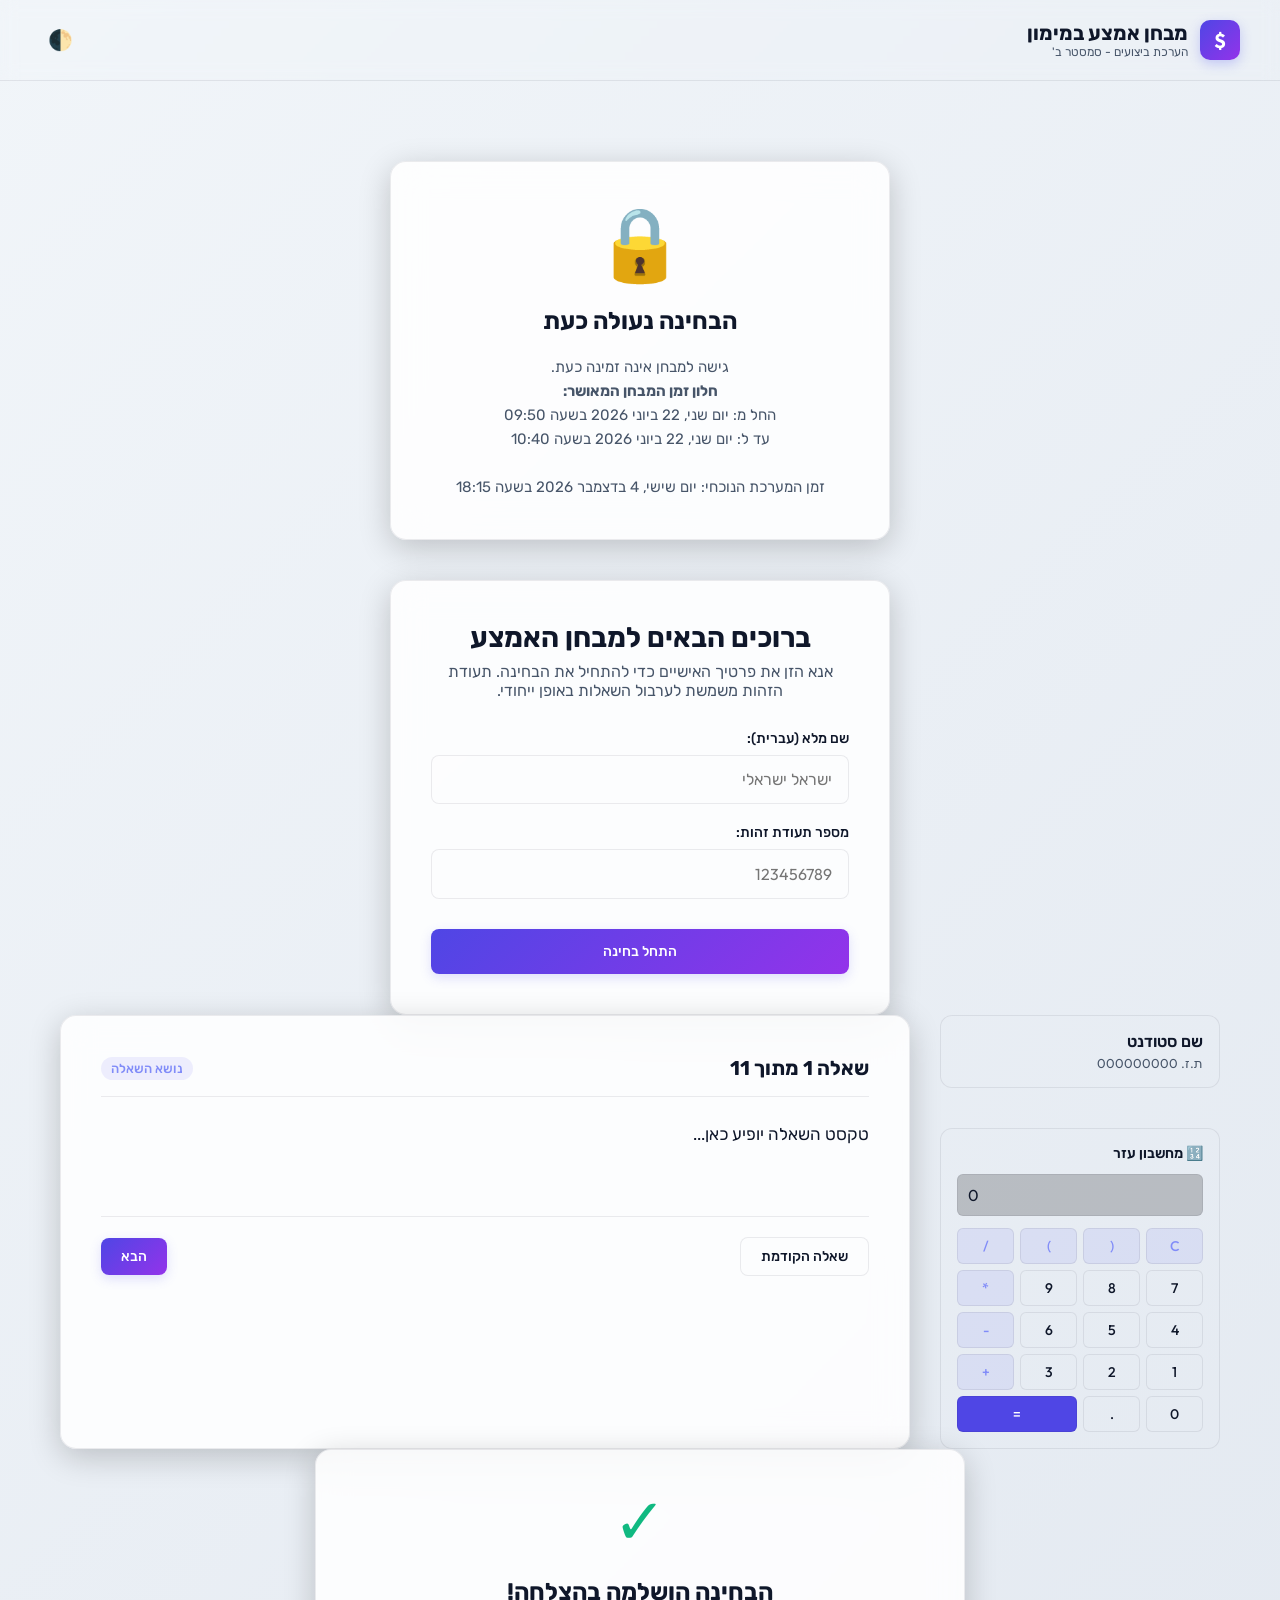
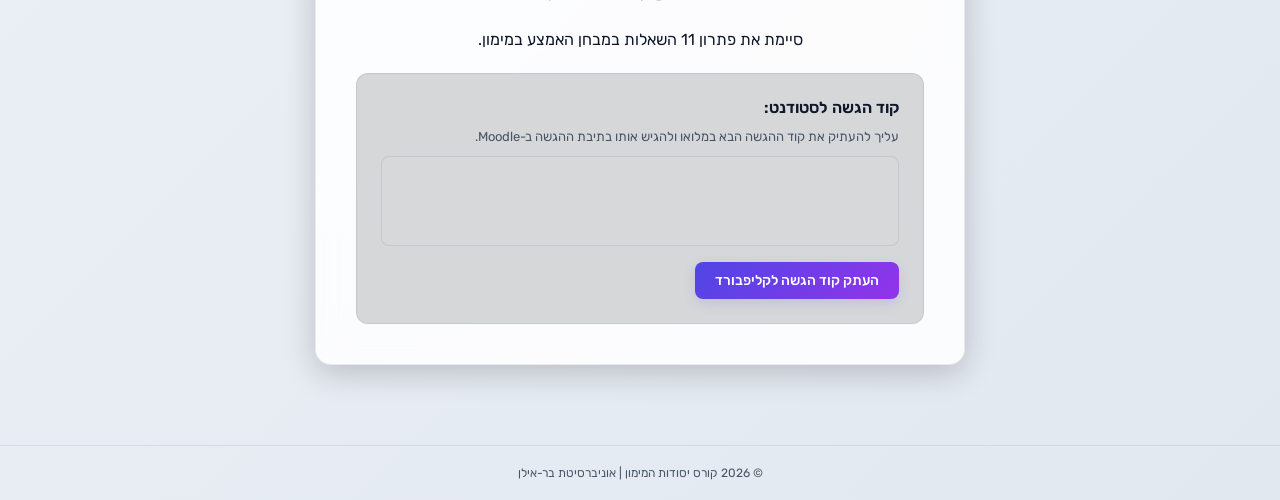
<file: finance-course-materials/student.html>
<!DOCTYPE html>
<html lang="he" dir="rtl">
<head>
    <meta charset="UTF-8">
    <meta name="viewport" content="width=device-width, initial-scale=1.0">
    <title>מבחן אמצע במימון - יסודות המימון</title>
    <!-- Google Fonts -->
    <link rel="preconnect" href="https://fonts.googleapis.com">
    <link rel="preconnect" href="https://fonts.gstatic.com" crossorigin>
    <link href="https://fonts.googleapis.com/css2?family=Outfit:wght@300;400;600;700&family=Rubik:wght@300;400;500;700&display=swap" rel="stylesheet">
    <style>
        :root {
            --bg-gradient: linear-gradient(135deg, #0f172a 0%, #1e1b4b 100%);
            --panel-bg: rgba(30, 41, 59, 0.7);
            --panel-border: rgba(255, 255, 255, 0.08);
            --text-primary: #f8fafc;
            --text-secondary: #94a3b8;
            --accent-primary: #6366f1;
            --accent-secondary: #a855f7;
            --success: #10b981;
            --danger: #ef4444;
            --warning: #f59e0b;
            --font-main: 'Rubik', sans-serif;
            --font-num: 'Outfit', sans-serif;
            --card-radius: 16px;
            --transition: all 0.3s cubic-bezier(0.4, 0, 0.2, 1);
        }

        body.light-theme {
            --bg-gradient: linear-gradient(135deg, #f1f5f9 0%, #e2e8f0 100%);
            --panel-bg: rgba(255, 255, 255, 0.85);
            --panel-border: rgba(15, 23, 42, 0.08);
            --text-primary: #0f172a;
            --text-secondary: #475569;
            --accent-primary: #4f46e5;
            --accent-secondary: #9333ea;
        }

        * {
            box-sizing: border-box;
            margin: 0;
            padding: 0;
        }

        body {
            font-family: var(--font-main);
            background: var(--bg-gradient);
            color: var(--text-primary);
            min-height: 100vh;
            display: flex;
            flex-direction: column;
            overflow-x: hidden;
            transition: background 0.5s ease;
        }

        header {
            padding: 20px 40px;
            display: flex;
            justify-content: space-between;
            align-items: center;
            border-bottom: 1px solid var(--panel-border);
            backdrop-filter: blur(8px);
            z-index: 10;
        }

        .logo-section {
            display: flex;
            align-items: center;
            gap: 12px;
        }

        .logo-icon {
            width: 40px;
            height: 40px;
            background: linear-gradient(135deg, var(--accent-primary), var(--accent-secondary));
            border-radius: 10px;
            display: flex;
            align-items: center;
            justify-content: center;
            font-family: var(--font-num);
            font-weight: 700;
            color: white;
            font-size: 20px;
            box-shadow: 0 4px 12px rgba(99, 102, 241, 0.3);
        }

        .logo-title h1 {
            font-size: 20px;
            font-weight: 700;
        }

        .logo-title p {
            font-size: 12px;
            color: var(--text-secondary);
        }

        .nav-controls {
            display: flex;
            align-items: center;
            gap: 16px;
        }

        .btn {
            padding: 10px 20px;
            border-radius: 8px;
            font-family: var(--font-main);
            font-weight: 500;
            cursor: pointer;
            transition: var(--transition);
            border: none;
            display: inline-flex;
            align-items: center;
            justify-content: center;
            gap: 8px;
            font-size: 14px;
        }

        .btn-primary {
            background: linear-gradient(135deg, var(--accent-primary), var(--accent-secondary));
            color: white;
            box-shadow: 0 4px 12px rgba(99, 102, 241, 0.2);
        }

        .btn-primary:hover {
            transform: translateY(-2px);
            box-shadow: 0 6px 16px rgba(99, 102, 241, 0.35);
        }

        .btn-secondary {
            background: rgba(255, 255, 255, 0.05);
            border: 1px solid var(--panel-border);
            color: var(--text-primary);
        }

        .btn-secondary:hover {
            background: rgba(255, 255, 255, 0.1);
            transform: translateY(-1px);
        }

        .theme-toggle {
            background: none;
            border: none;
            cursor: pointer;
            color: var(--text-primary);
            font-size: 20px;
            display: flex;
            align-items: center;
            justify-content: center;
            padding: 8px;
            border-radius: 50%;
            transition: var(--transition);
        }

        .theme-toggle:hover {
            background: rgba(255, 255, 255, 0.05);
        }

        main {
            flex: 1;
            padding: 40px 20px;
            max-width: 1200px;
            width: 100%;
            margin: 0 auto;
            display: flex;
            flex-direction: column;
            justify-content: center;
        }

        .glass-panel {
            background: var(--panel-bg);
            border: 1px solid var(--panel-border);
            border-radius: var(--card-radius);
            box-shadow: 0 8px 32px 0 rgba(0, 0, 0, 0.2);
            backdrop-filter: blur(16px);
            padding: 40px;
            width: 100%;
            transition: var(--transition);
        }

        .login-container {
            max-width: 500px;
            margin: 0 auto;
            text-align: center;
        }

        .login-container h2 {
            font-size: 28px;
            margin-bottom: 8px;
            font-weight: 700;
        }

        .login-container p {
            color: var(--text-secondary);
            margin-bottom: 30px;
        }

        .form-group {
            margin-bottom: 20px;
            text-align: right;
        }

        .form-group label {
            display: block;
            margin-bottom: 8px;
            font-weight: 500;
            font-size: 14px;
            color: var(--text-primary);
        }

        .form-input {
            width: 100%;
            padding: 14px 16px;
            border-radius: 8px;
            background: rgba(255, 255, 255, 0.03);
            border: 1px solid var(--panel-border);
            color: var(--text-primary);
            font-family: var(--font-main);
            font-size: 16px;
            transition: var(--transition);
        }

        .form-input:focus {
            outline: none;
            border-color: var(--accent-primary);
            background: rgba(255, 255, 255, 0.06);
            box-shadow: 0 0 0 3px rgba(99, 102, 241, 0.15);
        }

        .exam-layout {
            display: grid;
            grid-template-columns: 280px 1fr;
            gap: 30px;
        }

        @media (max-width: 900px) {
            .exam-layout {
                grid-template-columns: 1fr;
            }
        }

        .sidebar-nav {
            display: flex;
            flex-direction: column;
            gap: 20px;
        }

        .student-info-box {
            padding: 16px;
            background: rgba(255, 255, 255, 0.03);
            border: 1px solid var(--panel-border);
            border-radius: 12px;
        }

        .student-info-box h3 {
            font-size: 16px;
            font-weight: 600;
            margin-bottom: 4px;
        }

        .student-info-box p {
            font-size: 13px;
            color: var(--text-secondary);
            font-family: var(--font-num);
        }

        .question-grid {
            display: grid;
            grid-template-columns: repeat(4, 1fr);
            gap: 8px;
        }

        .q-nav-btn {
            aspect-ratio: 1;
            border-radius: 8px;
            background: rgba(255, 255, 255, 0.03);
            border: 1px solid var(--panel-border);
            color: var(--text-primary);
            font-family: var(--font-num);
            font-weight: 600;
            font-size: 14px;
            cursor: pointer;
            transition: var(--transition);
            display: flex;
            align-items: center;
            justify-content: center;
        }

        .q-nav-btn:hover {
            background: rgba(255, 255, 255, 0.08);
            border-color: var(--text-secondary);
        }

        .q-nav-btn.active {
            background: var(--accent-primary);
            border-color: var(--accent-primary);
            color: white;
            box-shadow: 0 4px 12px rgba(99, 102, 241, 0.2);
        }

        .q-nav-btn.answered {
            background: rgba(99, 102, 241, 0.15);
            border-color: rgba(99, 102, 241, 0.4);
        }

        .calc-widget {
            padding: 16px;
            background: rgba(255, 255, 255, 0.03);
            border: 1px solid var(--panel-border);
            border-radius: 12px;
            display: flex;
            flex-direction: column;
            gap: 12px;
        }

        .calc-widget h4 {
            font-size: 14px;
            font-weight: 600;
            color: var(--text-primary);
            display: flex;
            align-items: center;
            gap: 6px;
        }

        .calc-display {
            background: rgba(0, 0, 0, 0.2);
            border: 1px solid var(--panel-border);
            border-radius: 6px;
            padding: 10px;
            text-align: left;
            font-family: var(--font-num);
            font-size: 16px;
            min-height: 40px;
            word-wrap: break-word;
            display: flex;
            align-items: center;
            justify-content: flex-end;
        }

        .calc-grid {
            display: grid;
            grid-template-columns: repeat(4, 1fr);
            gap: 6px;
        }

        .calc-btn {
            padding: 8px;
            border-radius: 6px;
            border: 1px solid var(--panel-border);
            background: rgba(255, 255, 255, 0.02);
            color: var(--text-primary);
            font-family: var(--font-num);
            font-weight: 500;
            font-size: 14px;
            cursor: pointer;
            transition: var(--transition);
        }

        .calc-btn:hover {
            background: rgba(255, 255, 255, 0.08);
        }

        .calc-btn.op {
            background: rgba(99, 102, 241, 0.1);
            color: #818cf8;
        }

        .calc-btn.eq {
            background: var(--accent-primary);
            color: white;
            grid-column: span 2;
        }

        .question-card {
            display: flex;
            flex-direction: column;
            gap: 24px;
        }

        .q-header {
            display: flex;
            justify-content: space-between;
            align-items: center;
            border-bottom: 1px solid var(--panel-border);
            padding-bottom: 16px;
        }

        .q-title {
            font-size: 20px;
            font-weight: 700;
        }

        .q-topic {
            font-size: 13px;
            padding: 4px 10px;
            border-radius: 12px;
            background: rgba(99, 102, 241, 0.1);
            color: #818cf8;
            font-weight: 500;
        }

        .q-text {
            font-size: 17px;
            line-height: 1.6;
        }

        .q-text code {
            font-family: var(--font-num);
            background: rgba(255, 255, 255, 0.05);
            padding: 2px 6px;
            border-radius: 4px;
            font-size: 90%;
            direction: ltr;
            display: inline-block;
        }

        .options-list {
            display: flex;
            flex-direction: column;
            gap: 12px;
        }

        .option-item {
            display: flex;
            align-items: center;
            padding: 16px;
            border-radius: 10px;
            background: rgba(255, 255, 255, 0.02);
            border: 1px solid var(--panel-border);
            cursor: pointer;
            transition: var(--transition);
            position: relative;
        }

        .option-item:hover {
            background: rgba(255, 255, 255, 0.05);
            border-color: var(--accent-primary);
        }

        .option-item.selected {
            background: rgba(99, 102, 241, 0.08);
            border-color: var(--accent-primary);
            box-shadow: 0 0 0 1px var(--accent-primary);
        }

        .option-radio {
            margin-left: 14px;
            width: 20px;
            height: 20px;
            border-radius: 50%;
            border: 2px solid var(--text-secondary);
            display: flex;
            align-items: center;
            justify-content: center;
            transition: var(--transition);
            flex-shrink: 0;
        }

        .option-item.selected .option-radio {
            border-color: var(--accent-primary);
        }

        .option-item.selected .option-radio::after {
            content: '';
            width: 10px;
            height: 10px;
            border-radius: 50%;
            background: var(--accent-primary);
        }

        .option-label {
            font-size: 16px;
            font-family: var(--font-num);
            font-weight: 500;
            direction: ltr;
            text-align: right;
            width: 100%;
        }

        .navigation-row {
            display: flex;
            justify-content: space-between;
            align-items: center;
            margin-top: 20px;
            border-top: 1px solid var(--panel-border);
            padding-top: 20px;
        }

        .success-panel {
            text-align: center;
            max-width: 650px;
            margin: 0 auto;
            display: flex;
            flex-direction: column;
            gap: 24px;
        }

        .success-icon {
            font-size: 64px;
            color: var(--success);
            line-height: 1;
        }

        .token-container {
            background: rgba(0, 0, 0, 0.15);
            border: 1px solid var(--panel-border);
            border-radius: 12px;
            padding: 24px;
            text-align: right;
        }

        .token-container h3 {
            font-size: 16px;
            margin-bottom: 12px;
            font-weight: 600;
        }

        .token-text {
            width: 100%;
            height: 90px;
            background: rgba(255, 255, 255, 0.02);
            border: 1px solid var(--panel-border);
            border-radius: 8px;
            padding: 12px;
            font-family: var(--font-num);
            font-size: 13px;
            color: var(--text-primary);
            resize: none;
            margin-bottom: 12px;
            word-break: break-all;
        }

        .lock-container {
            max-width: 500px;
            margin: 40px auto;
            text-align: center;
            display: flex;
            flex-direction: column;
            gap: 20px;
        }

        .lock-icon {
            font-size: 72px;
            color: var(--danger);
        }

        footer {
            padding: 20px;
            text-align: center;
            font-size: 12px;
            color: var(--text-secondary);
            border-top: 1px solid var(--panel-border);
            margin-top: 40px;
        }
    </style>
</head>
<body>

    <header>
        <div class="logo-section">
            <div class="logo-icon">$</div>
            <div class="logo-title">
                <h1>מבחן אמצע במימון</h1>
                <p>הערכת ביצועים - סמסטר ב'</p>
            </div>
        </div>
        <div class="nav-controls">
            <button class="theme-toggle" onclick="toggleTheme()" aria-label="Toggle Theme">🌓</button>
        </div>
    </header>

    <main>
        <!-- TIME WINDOW LOCKED VIEW -->
        <div id="lockScreen" class="glass-panel lock-container hidden">
            <div class="lock-icon">🔒</div>
            <h2 style="font-size: 24px; font-weight: 700;">הבחינה נעולה כעת</h2>
            <p id="lockMessage" style="color: var(--text-secondary); font-size: 15px; line-height: 1.6;">
                גישה למבחן אינה זמינה כעת. 
            </p>
        </div>

        <!-- EXAM ACTIVE FLOW -->
        <section id="studentFlow">
            <!-- 1. LOGIN SCREEN -->
            <div id="loginScreen" class="glass-panel login-container">
                <h2>ברוכים הבאים למבחן האמצע</h2>
                <p>אנא הזן את פרטיך האישיים כדי להתחיל את הבחינה. תעודת הזהות משמשת לערבול השאלות באופן ייחודי.</p>
                
                <form id="loginForm" onsubmit="startExam(event)">
                    <div class="form-group">
                        <label for="studentName">שם מלא (עברית):</label>
                        <input type="text" id="studentName" class="form-input" required placeholder="ישראל ישראלי">
                    </div>
                    <div class="form-group">
                        <label for="studentId">מספר תעודת זהות:</label>
                        <input type="text" id="studentId" class="form-input" required pattern="[0-9]{8,9}" placeholder="123456789" style="font-family: var(--font-num); direction: ltr; text-align: right;">
                    </div>
                    <button type="submit" class="btn btn-primary" style="width: 100%; padding: 14px; margin-top: 10px;">התחל בחינה</button>
                </form>
            </div>

            <!-- 2. EXAM ACTIVE SCREEN -->
            <div id="examScreen" class="exam-layout hidden">
                <!-- Sidebar Controls -->
                <aside class="sidebar-nav">
                    <div class="student-info-box">
                        <h3 id="displayStudentName">שם סטודנט</h3>
                        <p id="displayStudentId">ת.ז. 000000000</p>
                    </div>

                    <div class="question-grid" id="navGrid"></div>

                    <!-- Calculator Utility -->
                    <div class="calc-widget">
                        <h4>🔢 מחשבון עזר</h4>
                        <div class="calc-display" id="calcDisplay">0</div>
                        <div class="calc-grid">
                            <button class="calc-btn op" onclick="pressCalc('C')">C</button>
                            <button class="calc-btn op" onclick="pressCalc('(')">(</button>
                            <button class="calc-btn op" onclick="pressCalc(')')">)</button>
                            <button class="calc-btn op" onclick="pressCalc('/')">/</button>
                            <button class="calc-btn" onclick="pressCalc('7')">7</button>
                            <button class="calc-btn" onclick="pressCalc('8')">8</button>
                            <button class="calc-btn" onclick="pressCalc('9')">9</button>
                            <button class="calc-btn op" onclick="pressCalc('*')">*</button>
                            <button class="calc-btn" onclick="pressCalc('4')">4</button>
                            <button class="calc-btn" onclick="pressCalc('5')">5</button>
                            <button class="calc-btn" onclick="pressCalc('6')">6</button>
                            <button class="calc-btn op" onclick="pressCalc('-')">-</button>
                            <button class="calc-btn" onclick="pressCalc('1')">1</button>
                            <button class="calc-btn" onclick="pressCalc('2')">2</button>
                            <button class="calc-btn" onclick="pressCalc('3')">3</button>
                            <button class="calc-btn op" onclick="pressCalc('+')">+</button>
                            <button class="calc-btn" onclick="pressCalc('0')">0</button>
                            <button class="calc-btn" onclick="pressCalc('.')">.</button>
                            <button class="calc-btn eq" onclick="pressCalc('=')">=</button>
                        </div>
                    </div>
                </aside>

                <!-- Active Question Viewer -->
                <div class="glass-panel">
                    <div class="question-card">
                        <div class="q-header">
                            <div class="q-title" id="qNumber">שאלה 1 מתוך 11</div>
                            <div class="q-topic" id="qTopic">נושא השאלה</div>
                        </div>
                        <div class="q-text" id="qText">טקסט השאלה יופיע כאן...</div>
                        
                        <div class="options-list" id="optionsList"></div>

                        <div class="navigation-row">
                            <button class="btn btn-secondary" id="prevBtn" onclick="prevQuestion()">שאלה הקודמת</button>
                            <button class="btn btn-primary" id="nextBtn" onclick="nextQuestion()">הבא</button>
                        </div>
                    </div>
                </div>
            </div>

            <!-- 3. EXAM SUCCESS SCREEN -->
            <div id="successScreen" class="glass-panel success-panel hidden">
                <div class="success-icon">✓</div>
                <h2>הבחינה הושלמה בהצלחה!</h2>
                <p>סיימת את פתרון 11 השאלות במבחן האמצע במימון.</p>

                <div class="token-container">
                    <h3>קוד הגשה לסטודנט:</h3>
                    <p style="color: var(--text-secondary); font-size: 13px; margin-bottom: 12px;">
                        עליך להעתיק את קוד ההגשה הבא במלואו ולהגיש אותו בתיבת ההגשה ב-Moodle.
                    </p>
                    <textarea class="token-text" id="tokenText" readonly onclick="this.select()"></textarea>
                    <button class="btn btn-primary" onclick="copyToken()">העתק קוד הגשה לקליפבורד</button>
                    <span id="copyFeedback" style="color: var(--success); font-size: 13px; margin-right: 12px; font-weight: 500; display: none;">הועתק!</span>
                </div>
            </div>
        </section>
    </main>

    <footer>
        <p>© 2026 קורס יסודות המימון | אוניברסיטת בר-אילן</p>
    </footer>

    <script src="questions.js"></script>
    <script>
        // ==========================================
        // הגדרות חלון זמן למבחן (שנה, חודש 0-11, יום, שעות, דקות)
        // ==========================================
        const EXAM_CONFIG = {
            useTimeWindow: true, // שנה ל-true כדי לחסום כניסה מחוץ לטווח שעות מסוים
            start: new Date(2026, 5, 22, 9, 50, 0), // 22 ביוני 2026 בשעה 09:50
            end: new Date(2026, 5, 22, 10, 40, 0),   // 22 ביוני 2026 בשעה 10:40
            appsScriptUrl: "https://script.google.com/macros/s/AKfycbyyqRyjZC2mso8fB94WdHe9I7RAj2cZtXHO_7Grm9xsekXSdrTbH9zdyaZq2BfhKP74/exec" // הדבק כאן את כתובת ה-Web App של Google Sheets לשמירה אוטומטית של קודי הגשה
        };

        let currentStudent = { name: '', id: '' };
        let examQuestions = [];
        let studentAnswers = [];
        let currentQuestionIdx = 0;
        let calcVal = '';

        // Initialize theme from system preference
        if (window.matchMedia && window.matchMedia('(prefers-color-scheme: light)').matches) {
            document.body.classList.add('light-theme');
        }

        function toggleTheme() {
            document.body.classList.toggle('light-theme');
        }

        // Validate time window immediately on load
        window.addEventListener('DOMContentLoaded', validateTimeWindow);

        async function validateTimeWindow() {
            if (!EXAM_CONFIG.useTimeWindow) return;

            let currentTime = new Date();

            // Attempt to fetch from network time API for security
            try {
                const response = await fetch('https://worldtimeapi.org/api/timezone/Asia/Jerusalem', { timeout: 3000 });
                if (response.ok) {
                    const data = await response.json();
                    currentTime = new Date(data.datetime);
                }
            } catch (err) {
                console.log("Could not contact world time API. Falling back to local system clock.");
            }

            const startTime = EXAM_CONFIG.start;
            const endTime = EXAM_CONFIG.end;

            if (currentTime < startTime || currentTime > endTime) {
                document.getElementById('studentFlow').classList.add('hidden');
                const lockScreen = document.getElementById('lockScreen');
                const lockMessage = document.getElementById('lockMessage');
                lockScreen.classList.remove('hidden');

                const formatOptions = { weekday: 'long', year: 'numeric', month: 'long', day: 'numeric', hour: '2-digit', minute: '2-digit' };
                lockMessage.innerHTML = `
                    גישה למבחן אינה זמינה כעת.<br/>
                    <strong>חלון זמן המבחן המאושר:</strong><br/>
                    החל מ: ${startTime.toLocaleString('he-IL', formatOptions)}<br/>
                    עד ל: ${endTime.toLocaleString('he-IL', formatOptions)}<br/><br/>
                    זמן המערכת הנוכחי: ${currentTime.toLocaleString('he-IL', formatOptions)}
                `;
            }
        }

        function startExam(e) {
            e.preventDefault();
            const name = document.getElementById('studentName').value.trim();
            const id = document.getElementById('studentId').value.trim();

            if (!name || id.length < 8) {
                alert("אנא הזן שם מלא ותעודת זהות תקנית.");
                return;
            }

            currentStudent = { name, id };
            document.getElementById('displayStudentName').textContent = name;
            document.getElementById('displayStudentId').textContent = "ת.ז. " + id;

            // Generate questions (passing includeAnswers = false for absolute safety)
            examQuestions = window.FinanceExam.generateExam(id, false);
            studentAnswers = new Array(examQuestions.length).fill(null);
            currentQuestionIdx = 0;

            document.getElementById('loginScreen').classList.add('hidden');
            document.getElementById('examScreen').classList.remove('hidden');

            renderNavGrid();
            renderQuestion();
        }

        function renderNavGrid() {
            const grid = document.getElementById('navGrid');
            grid.innerHTML = '';
            examQuestions.forEach((q, idx) => {
                const btn = document.createElement('button');
                btn.className = `q-nav-btn ${idx === currentQuestionIdx ? 'active' : ''} ${studentAnswers[idx] !== null ? 'answered' : ''}`;
                btn.textContent = q.id;
                btn.onclick = () => jumpToQuestion(idx);
                grid.appendChild(btn);
            });
        }

        function renderQuestion() {
            const q = examQuestions[currentQuestionIdx];
            document.getElementById('qNumber').textContent = `שאלה ${q.id} מתוך ${examQuestions.length}`;
            document.getElementById('qTopic').textContent = q.topic;
            document.getElementById('qText').innerHTML = q.text;

            const list = document.getElementById('optionsList');
            list.innerHTML = '';
            q.choices.forEach((choice, idx) => {
                const item = document.createElement('div');
                item.className = `option-item ${studentAnswers[currentQuestionIdx] === idx ? 'selected' : ''}`;
                item.onclick = () => selectOption(idx);

                const radio = document.createElement('div');
                radio.className = 'option-radio';

                const label = document.createElement('span');
                label.className = 'option-label';
                label.textContent = choice;

                item.appendChild(radio);
                item.appendChild(label);
                list.appendChild(item);
            });

            const prevBtn = document.getElementById('prevBtn');
            const nextBtn = document.getElementById('nextBtn');
            
            if (currentQuestionIdx === 0) {
                prevBtn.setAttribute('disabled', 'true');
                prevBtn.style.opacity = '0.5';
            } else {
                prevBtn.removeAttribute('disabled');
                prevBtn.style.opacity = '1';
            }

            if (currentQuestionIdx === examQuestions.length - 1) {
                nextBtn.textContent = "סיים והגש";
                nextBtn.classList.remove('btn-primary');
                nextBtn.classList.add('btn-success');
                nextBtn.style.background = 'var(--success)';
            } else {
                nextBtn.textContent = "שאלה הבאה";
                nextBtn.style.background = '';
                nextBtn.classList.remove('btn-success');
                nextBtn.classList.add('btn-primary');
            }
        }

        function selectOption(idx) {
            studentAnswers[currentQuestionIdx] = idx;
            renderNavGrid();
            renderQuestion();
        }

        function jumpToQuestion(idx) {
            currentQuestionIdx = idx;
            renderNavGrid();
            renderQuestion();
        }

        function prevQuestion() {
            if (currentQuestionIdx > 0) {
                currentQuestionIdx--;
                renderNavGrid();
                renderQuestion();
            }
        }

        function nextQuestion() {
            if (currentQuestionIdx === examQuestions.length - 1) {
                if (studentAnswers.includes(null)) {
                    const unanswered = studentAnswers.map((a, i) => a === null ? i + 1 : null).filter(x => x !== null);
                    const confirmSubmit = confirm(`שים לב! לא ענית על השאלות הבאות: ${unanswered.join(', ')}. האם אתה בטוח שברצונך להגיש?`);
                    if (!confirmSubmit) return;
                } else {
                    const confirmSubmit = confirm("האם אתה בטוח שברצונך להגיש את המבחן?");
                    if (!confirmSubmit) return;
                }
                submitExam();
            } else {
                currentQuestionIdx++;
                renderNavGrid();
                renderQuestion();
            }
        }

        function submitExam() {
            // Package student answers (without grade keys!)
            const submissionData = {
                id: currentStudent.id,
                name: currentStudent.name,
                answers: studentAnswers,
                timestamp: Date.now()
            };

            const jsonStr = JSON.stringify(submissionData);
            const base64Code = btoa(encodeURIComponent(jsonStr).replace(/%([0-9A-F]{2})/g, (match, p1) => {
                return String.fromCharCode(parseInt(p1, 16));
            }));

            document.getElementById('examScreen').classList.add('hidden');
            document.getElementById('successScreen').classList.remove('hidden');
            document.getElementById('tokenText').value = base64Code;

            // Auto-submit to Google Sheets
            if (EXAM_CONFIG.appsScriptUrl) {
                const statusMsg = document.createElement('p');
                statusMsg.id = 'sheetSubmitStatus';
                statusMsg.style.fontSize = '13px';
                statusMsg.style.marginTop = '12px';
                statusMsg.style.fontWeight = '500';
                statusMsg.style.color = 'var(--text-secondary)';
                statusMsg.textContent = 'שומר את תשובותיך בגיליון Google Sheets...';
                document.querySelector('.token-container').appendChild(statusMsg);

                fetch(EXAM_CONFIG.appsScriptUrl, {
                    method: 'POST',
                    mode: 'no-cors',
                    headers: {
                        'Content-Type': 'application/json'
                    },
                    body: JSON.stringify({
                        id: currentStudent.id,
                        name: currentStudent.name,
                        code: base64Code,
                        timestamp: Date.now()
                    })
                }).then(() => {
                    statusMsg.style.color = 'var(--success)';
                    statusMsg.textContent = '✓ תשובותיך נשמרו בגיליון בהצלחה!';
                }).catch(err => {
                    statusMsg.style.color = 'var(--danger)';
                    statusMsg.textContent = '⚠ שגיאה בשמירה אוטומטית בגיליון. אנא העתק את קוד ההגשה ידנית.';
                    console.error(err);
                });
            }
        }

        function copyToken() {
            const textarea = document.getElementById('tokenText');
            textarea.select();
            document.execCommand('copy');
            
            const feedback = document.getElementById('copyFeedback');
            feedback.style.display = 'inline';
            setTimeout(() => {
                feedback.style.display = 'none';
            }, 2000);
        }

        function pressCalc(char) {
            const display = document.getElementById('calcDisplay');
            if (char === 'C') {
                calcVal = '';
                display.textContent = '0';
            } else if (char === '=') {
                try {
                    let sanitized = calcVal.replace(/[^0-9+\-*/().]/g, '');
                    let res = Function(`"use strict"; return (${sanitized})`)();
                    if (res === undefined || isNaN(res)) {
                        display.textContent = 'Error';
                    } else {
                        display.textContent = Math.round(res * 10000) / 10000;
                        calcVal = display.textContent;
                    }
                } catch (err) {
                    display.textContent = 'Error';
                }
            } else {
                calcVal += char;
                display.textContent = calcVal;
            }
        }
    </script>
</body>
</html>
</file>
<file: styles.css>
:root {
  --bg: #f5f7fb;
  --panel: #ffffff;
  --text: #172033;
  --muted: #657084;
  --line: #d9deea;
  --accent: #1b5cff;
  --accent-dark: #123eac;
  --danger: #b42318;
}

* {
  box-sizing: border-box;
}

body {
  margin: 0;
  min-height: 100vh;
  background: var(--bg);
  color: var(--text);
  font-family: Arial, "Noto Sans Hebrew", sans-serif;
}

.shell {
  width: min(980px, calc(100% - 32px));
  margin: 0 auto;
  padding: 32px 0;
}

.intro,
.exam,
.result {
  background: var(--panel);
  border: 1px solid var(--line);
  border-radius: 8px;
  padding: 28px;
}

.intro {
  display: grid;
  grid-template-columns: 1fr minmax(280px, 360px);
  gap: 28px;
  align-items: start;
}

.eyebrow {
  margin: 0 0 8px;
  color: var(--accent-dark);
  font-weight: 700;
}

h1,
h2 {
  margin: 0 0 12px;
}

.meta,
.hint,
.notice,
.questionMeta {
  color: var(--muted);
}

.login {
  display: grid;
  gap: 10px;
}

label {
  font-weight: 700;
}

input {
  width: 100%;
  border: 1px solid var(--line);
  border-radius: 6px;
  padding: 12px;
  font-size: 18px;
}

button {
  border: 0;
  border-radius: 6px;
  padding: 12px 18px;
  background: var(--accent);
  color: white;
  font-size: 16px;
  font-weight: 700;
  cursor: pointer;
}

button:disabled {
  cursor: not-allowed;
  opacity: .55;
}

.examHeader {
  display: flex;
  justify-content: space-between;
  gap: 20px;
  align-items: center;
  padding-bottom: 18px;
  border-bottom: 1px solid var(--line);
}

.timer {
  min-width: 100px;
  border: 1px solid var(--line);
  border-radius: 8px;
  padding: 10px 14px;
  text-align: center;
  font-size: 24px;
  font-weight: 700;
}

.notice {
  margin: 16px 0;
  line-height: 1.5;
}

.questions {
  display: grid;
  gap: 16px;
}

.question {
  border: 1px solid var(--line);
  border-radius: 8px;
  padding: 18px;
}

.questionTitle {
  margin: 0 0 8px;
  font-weight: 700;
  line-height: 1.55;
}

.questionMeta {
  margin: 0 0 12px;
  font-size: 14px;
}

.choicesList {
  display: grid;
  gap: 10px;
  margin-top: 14px;
}

.choiceOption {
  display: flex;
  align-items: center;
  gap: 12px;
  border: 1px solid var(--line);
  border-radius: 6px;
  padding: 14px 16px;
  cursor: pointer;
  background: var(--panel);
  transition: all 0.2s ease;
  user-select: none;
  font-weight: 500;
}

.choiceOption:hover {
  background: #f4f7ff;
  border-color: var(--accent);
}

.choiceOption input[type="radio"] {
  width: auto;
  height: auto;
  margin: 0;
  cursor: pointer;
  transform: scale(1.2);
  accent-color: var(--accent);
}

.choiceOption:has(input[type="radio"]:checked) {
  background: #edf2ff;
  border-color: var(--accent);
  box-shadow: 0 0 0 1px var(--accent);
}

.error {
  color: var(--danger);
  font-weight: 700;
}

.actions {
  margin-top: 18px;
  display: flex;
  justify-content: flex-start;
}

.hidden {
  display: none;
}

@media (max-width: 720px) {
  .intro {
    grid-template-columns: 1fr;
  }

  .examHeader {
    grid-template-columns: 1fr;
    display: grid;
  }
}
</file>
